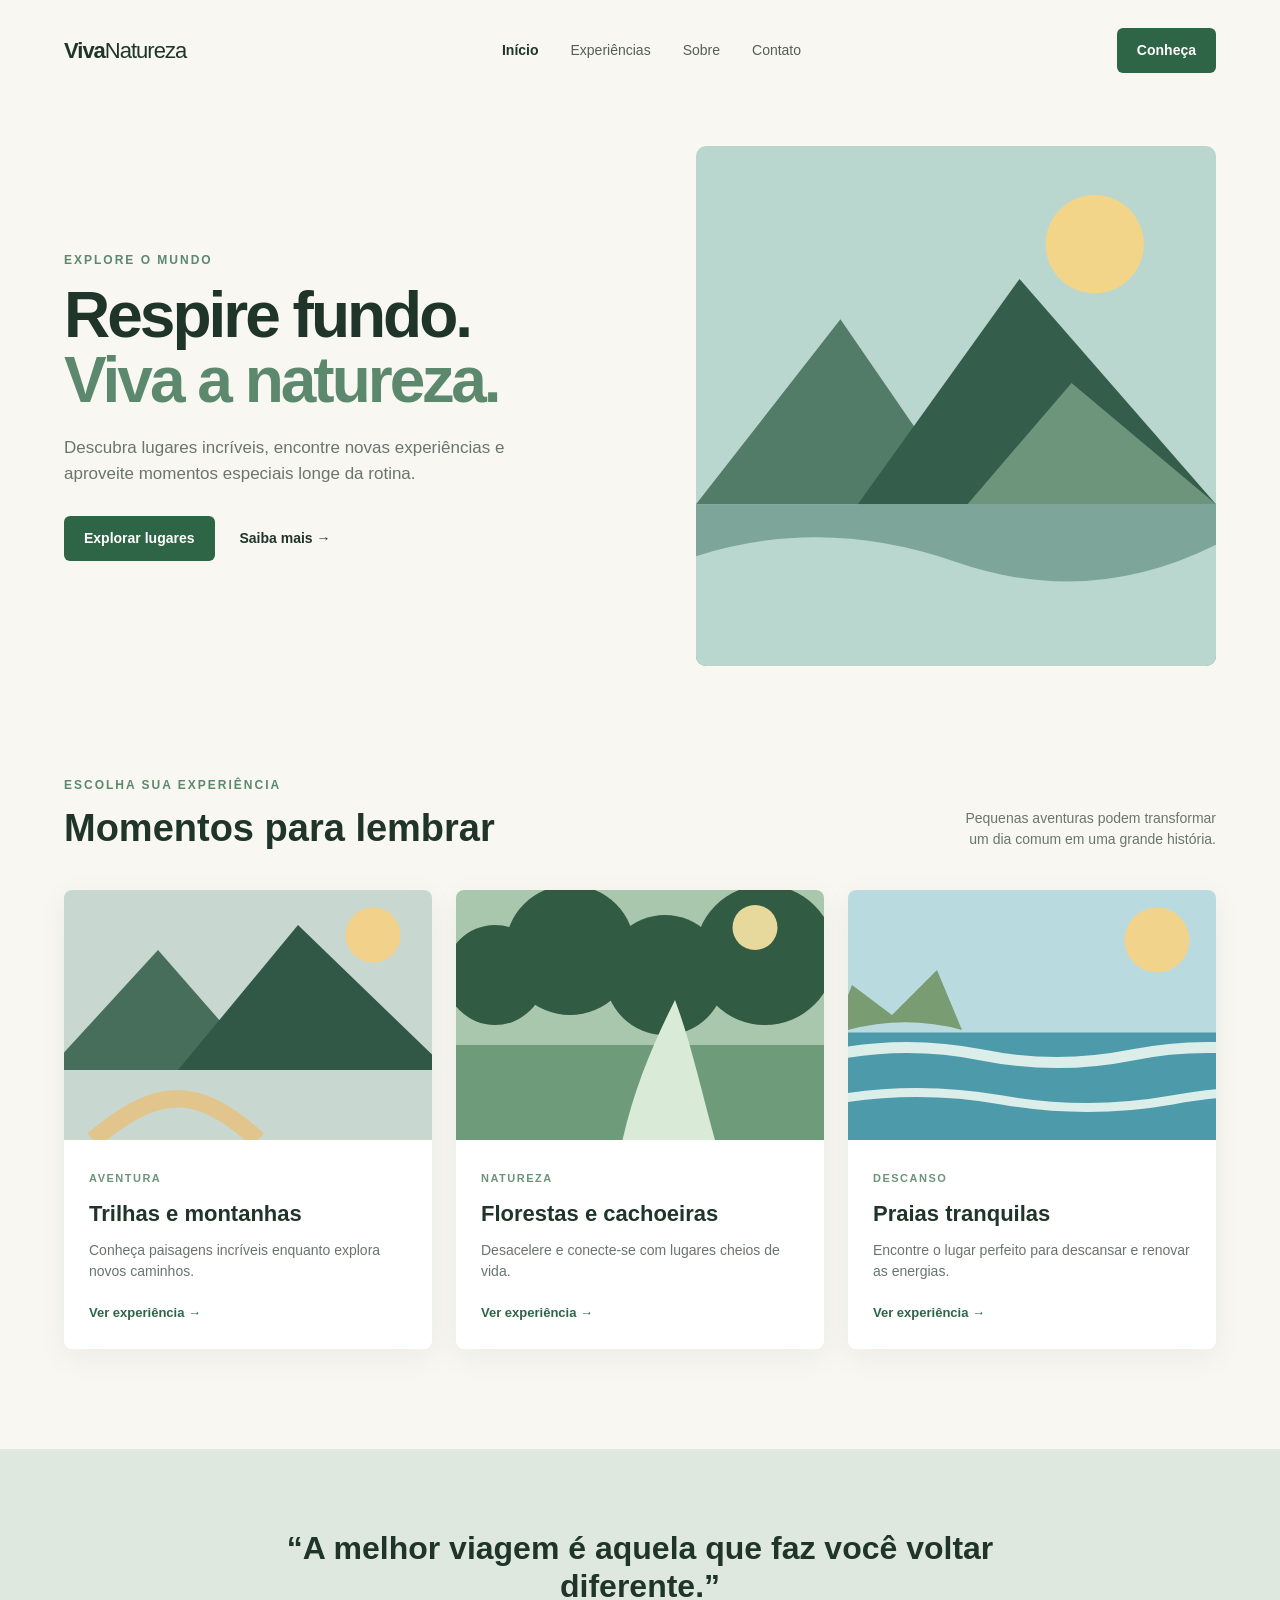
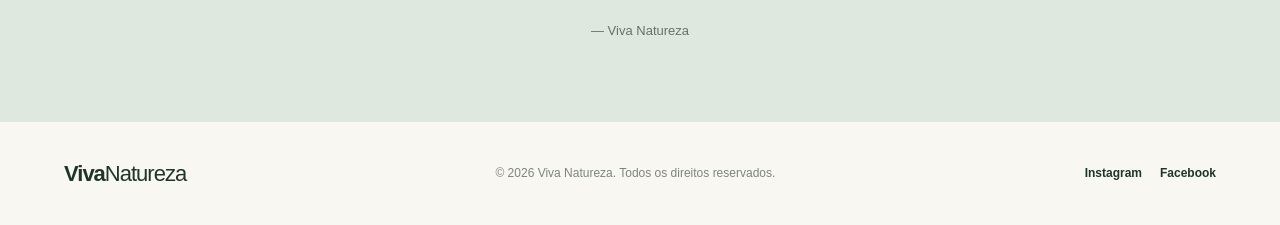
<file: index.html>
<!DOCTYPE html>
<html lang="pt-BR">
<head>
    <meta charset="UTF-8">
    <meta name="viewport" content="width=device-width, initial-scale=1.0">
    <title>Viva Natureza</title>
    <link rel="stylesheet" href="style.css">
</head>
<body>

<header class="header">
    <a href="index.html" class="logo">Viva<span>Natureza</span></a>

    <nav class="menu">
        <a href="index.html" class="active">Início</a>
        <a href="experiencias.html">Experiências</a>
        <a href="sobre.html">Sobre</a>
        <a href="contato.html">Contato</a>
    </nav>

    <a href="#experiencias" class="button">Conheça</a>
</header>

    <main>
        <section class="hero">
            <div class="hero-text">
                <p class="tag">EXPLORE O MUNDO</p>
                <h1>Respire fundo.<br><span>Viva a natureza.</span></h1>
                <p class="description">
                    Descubra lugares incríveis, encontre novas experiências
                    e aproveite momentos especiais longe da rotina.
                </p>

                <div class="hero-buttons">
                    <a href="#" class="button">Explorar lugares</a>
                    <a href="#" class="link-button">Saiba mais →</a>
                </div>
            </div>

            <div class="hero-image">
                <img src="images/hero.svg" alt="Paisagem de montanhas">
            </div>
        </section>

        <section class="experiences">
            <div class="section-heading">
                <div>
                    <p class="tag">ESCOLHA SUA EXPERIÊNCIA</p>
                    <h2>Momentos para lembrar</h2>
                </div>
                <p>Pequenas aventuras podem transformar<br>um dia comum em uma grande história.</p>
            </div>

            <div class="cards">
                <article class="card">
                    <img src="images/card-1.svg" alt="Trilha em uma montanha">
                    <div class="card-content">
                        <span>AVENTURA</span>
                        <h3>Trilhas e montanhas</h3>
                        <p>Conheça paisagens incríveis enquanto explora novos caminhos.</p>
                        <a href="#">Ver experiência →</a>
                    </div>
                </article>

                <article class="card">
                    <img src="images/card-2.svg" alt="Floresta verde">
                    <div class="card-content">
                        <span>NATUREZA</span>
                        <h3>Florestas e cachoeiras</h3>
                        <p>Desacelere e conecte-se com lugares cheios de vida.</p>
                        <a href="#">Ver experiência →</a>
                    </div>
                </article>

                <article class="card">
                    <img src="images/card-3.svg" alt="Praia e mar">
                    <div class="card-content">
                        <span>DESCANSO</span>
                        <h3>Praias tranquilas</h3>
                        <p>Encontre o lugar perfeito para descansar e renovar as energias.</p>
                        <a href="#">Ver experiência →</a>
                    </div>
                </article>
            </div>
        </section>

        <section class="quote">
            <p>“A melhor viagem é aquela que faz você voltar diferente.”</p>
            <span>— Viva Natureza</span>
        </section>
    </main>

    <footer class="footer">
        <div class="logo">Viva<span>Natureza</span></div>
        <p>© 2026 Viva Natureza. Todos os direitos reservados.</p>
        <div class="social">
            <a href="#">Instagram</a>
            <a href="#">Facebook</a>
        </div>
    </footer>

</body>
</html>
</file>
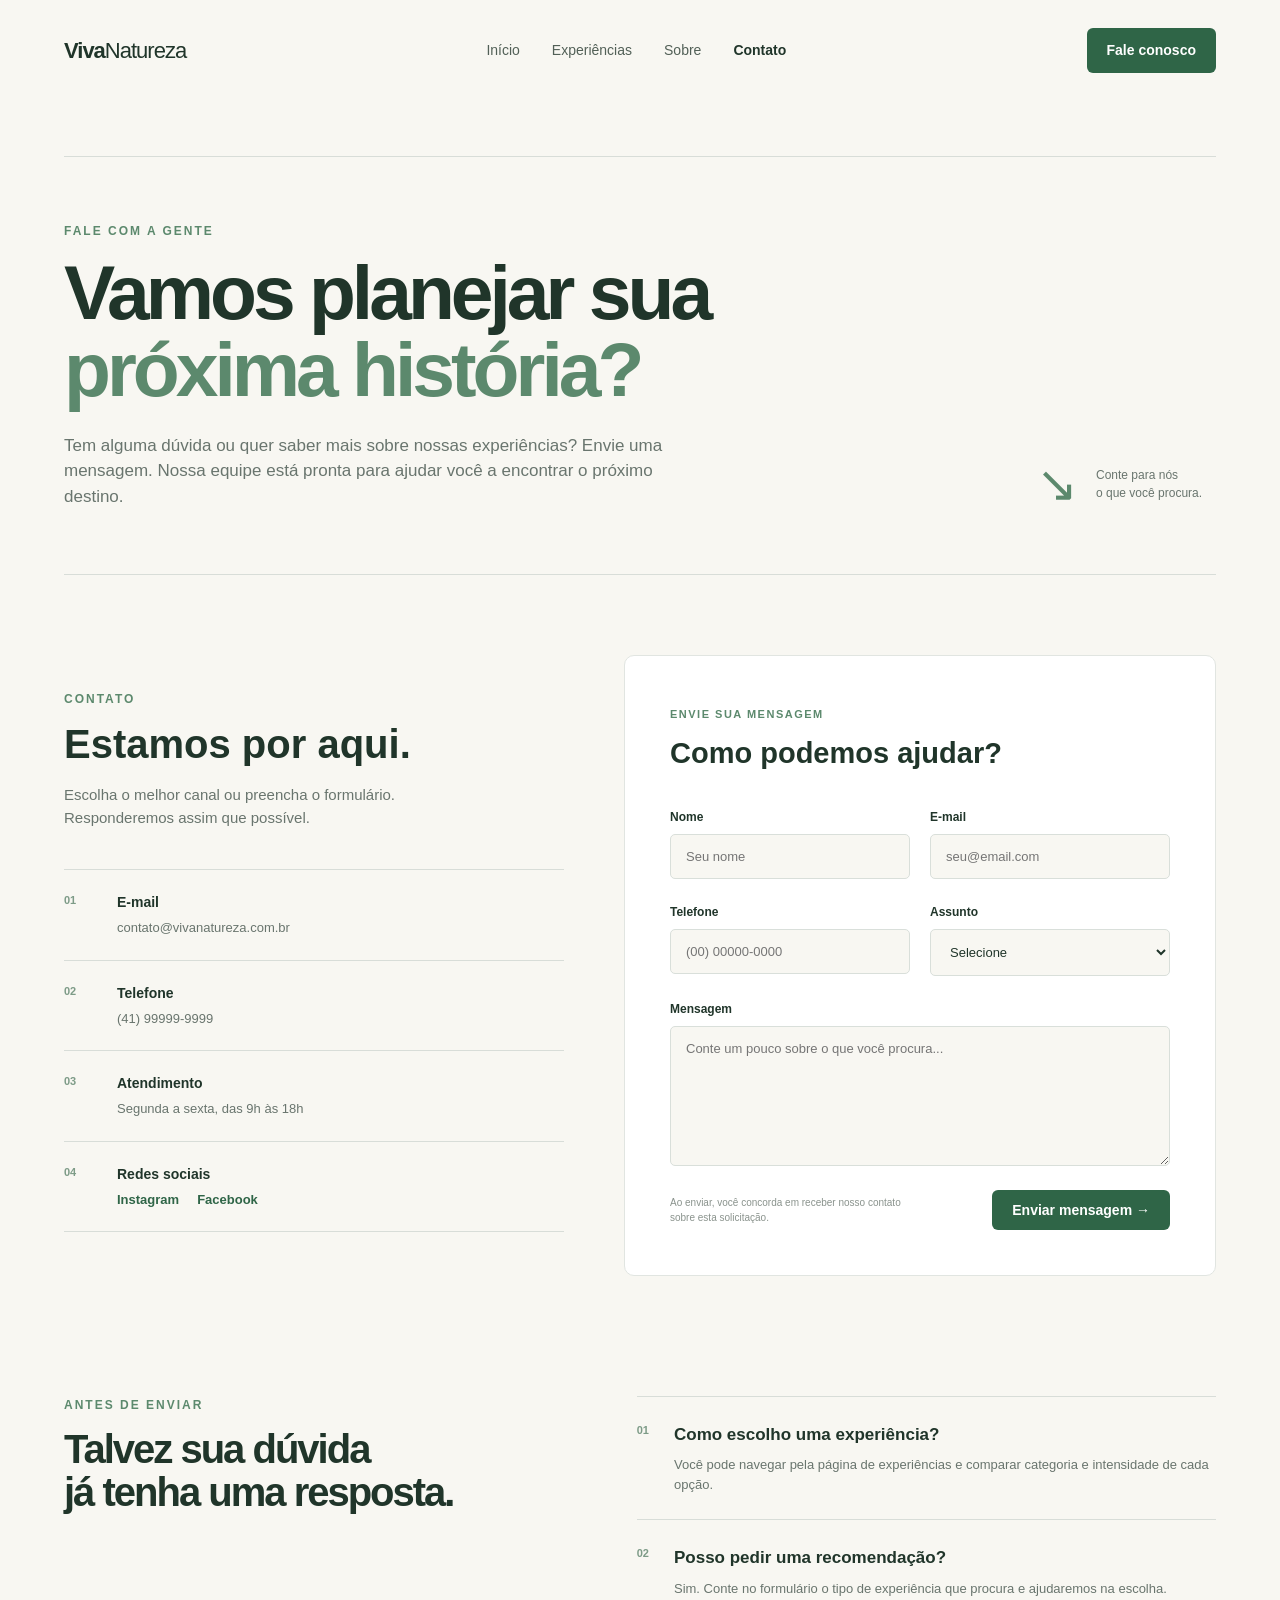
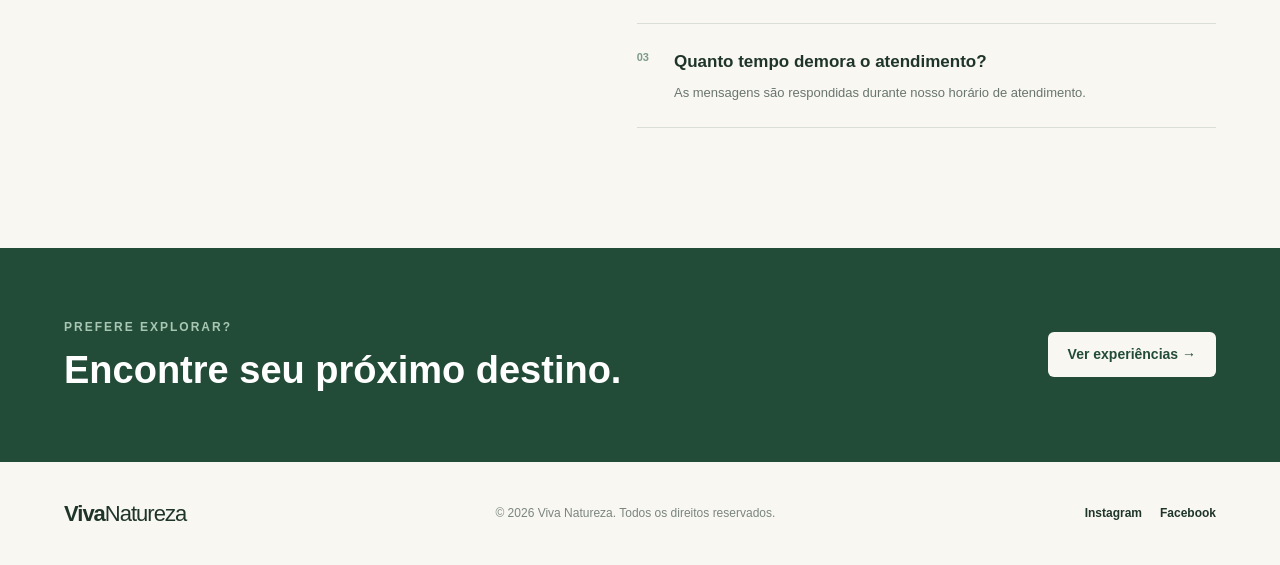
<file: contato.html>
<!DOCTYPE html>
<html lang="pt-BR">
<head>
    <meta charset="UTF-8">
    <meta name="viewport" content="width=device-width, initial-scale=1.0">
    <title>Contato | Viva Natureza</title>
    <link rel="stylesheet" href="style.css">
</head>
<body>

<header class="header">
    <a href="index.html" class="logo">Viva<span>Natureza</span></a>

    <nav class="menu">
        <a href="index.html">Início</a>
        <a href="experiencias.html">Experiências</a>
        <a href="sobre.html">Sobre</a>
        <a href="contato.html" class="active">Contato</a>
    </nav>

    <a href="#formulario" class="button">Fale conosco</a>
</header>

<main>

    <!-- HERO CONTATO -->
    <section class="contact-hero">
        <div class="contact-hero-text">
            <p class="tag">FALE COM A GENTE</p>
            <h1>Vamos planejar sua<br><span>próxima história?</span></h1>
            <p>
                Tem alguma dúvida ou quer saber mais sobre nossas experiências?
                Envie uma mensagem. Nossa equipe está pronta para ajudar você
                a encontrar o próximo destino.
            </p>
        </div>

        <div class="contact-hero-detail">
            <span>↘</span>
            <p>Conte para nós<br>o que você procura.</p>
        </div>
    </section>


    <!-- FORMULÁRIO + INFORMAÇÕES -->
    <section class="contact-main" id="formulario">

        <div class="contact-info">
            <p class="tag">CONTATO</p>
            <h2>Estamos por aqui.</h2>
            <p class="contact-description">
                Escolha o melhor canal ou preencha o formulário.
                Responderemos assim que possível.
            </p>

            <div class="contact-items">
                <div class="contact-item">
                    <span>01</span>
                    <div>
                        <strong>E-mail</strong>
                        <a href="mailto:contato@vivanatureza.com.br">
                            contato@vivanatureza.com.br
                        </a>
                    </div>
                </div>

                <div class="contact-item">
                    <span>02</span>
                    <div>
                        <strong>Telefone</strong>
                        <a href="tel:+5541999999999">
                            (41) 99999-9999
                        </a>
                    </div>
                </div>

                <div class="contact-item">
                    <span>03</span>
                    <div>
                        <strong>Atendimento</strong>
                        <p>Segunda a sexta, das 9h às 18h</p>
                    </div>
                </div>

                <div class="contact-item">
                    <span>04</span>
                    <div>
                        <strong>Redes sociais</strong>
                        <div class="contact-social">
                            <a href="#">Instagram</a>
                            <a href="#">Facebook</a>
                        </div>
                    </div>
                </div>
            </div>
        </div>


        <form class="contact-form">

            <div class="form-heading">
                <span>ENVIE SUA MENSAGEM</span>
                <h2>Como podemos ajudar?</h2>
            </div>

            <div class="form-row">
                <div class="form-group">
                    <label for="nome">Nome</label>
                    <input type="text" id="nome" name="nome"
                           placeholder="Seu nome">
                </div>

                <div class="form-group">
                    <label for="email">E-mail</label>
                    <input type="email" id="email" name="email"
                           placeholder="seu@email.com">
                </div>
            </div>

            <div class="form-row">
                <div class="form-group">
                    <label for="telefone">Telefone</label>
                    <input type="tel" id="telefone" name="telefone"
                           placeholder="(00) 00000-0000">
                </div>

                <div class="form-group">
                    <label for="assunto">Assunto</label>
                    <select id="assunto" name="assunto">
                        <option value="">Selecione</option>
                        <option>Quero conhecer uma experiência</option>
                        <option>Tenho uma dúvida</option>
                        <option>Quero uma recomendação</option>
                        <option>Outro assunto</option>
                    </select>
                </div>
            </div>

            <div class="form-group">
                <label for="mensagem">Mensagem</label>
                <textarea id="mensagem" name="mensagem"
                          placeholder="Conte um pouco sobre o que você procura..."></textarea>
            </div>

            <div class="form-footer">
                <p>
                    Ao enviar, você concorda em receber nosso contato
                    sobre esta solicitação.
                </p>

                <button type="submit" class="button">
                    Enviar mensagem →
                </button>
            </div>

        </form>

    </section>


    <!-- ATENDIMENTO -->
    <section class="contact-support">

        <div class="support-heading">
            <p class="tag">ANTES DE ENVIAR</p>
            <h2>Talvez sua dúvida<br>já tenha uma resposta.</h2>
        </div>

        <div class="support-list">

            <article class="support-item">
                <span>01</span>
                <div>
                    <h3>Como escolho uma experiência?</h3>
                    <p>
                        Você pode navegar pela página de experiências
                        e comparar categoria e intensidade de cada opção.
                    </p>
                </div>
            </article>

            <article class="support-item">
                <span>02</span>
                <div>
                    <h3>Posso pedir uma recomendação?</h3>
                    <p>
                        Sim. Conte no formulário o tipo de experiência
                        que procura e ajudaremos na escolha.
                    </p>
                </div>
            </article>

            <article class="support-item">
                <span>03</span>
                <div>
                    <h3>Quanto tempo demora o atendimento?</h3>
                    <p>
                        As mensagens são respondidas durante nosso
                        horário de atendimento.
                    </p>
                </div>
            </article>

        </div>
    </section>


    <!-- CTA -->
    <section class="contact-cta">
        <div>
            <p class="tag">PREFERE EXPLORAR?</p>
            <h2>Encontre seu próximo destino.</h2>
        </div>

        <a href="experiencias.html" class="button light-button">
            Ver experiências →
        </a>
    </section>

</main>


<footer class="footer">
    <a href="index.html" class="logo">Viva<span>Natureza</span></a>

    <p>© 2026 Viva Natureza. Todos os direitos reservados.</p>

    <div class="social">
        <a href="#">Instagram</a>
        <a href="#">Facebook</a>
    </div>
</footer>

</body>
</html>
</file>
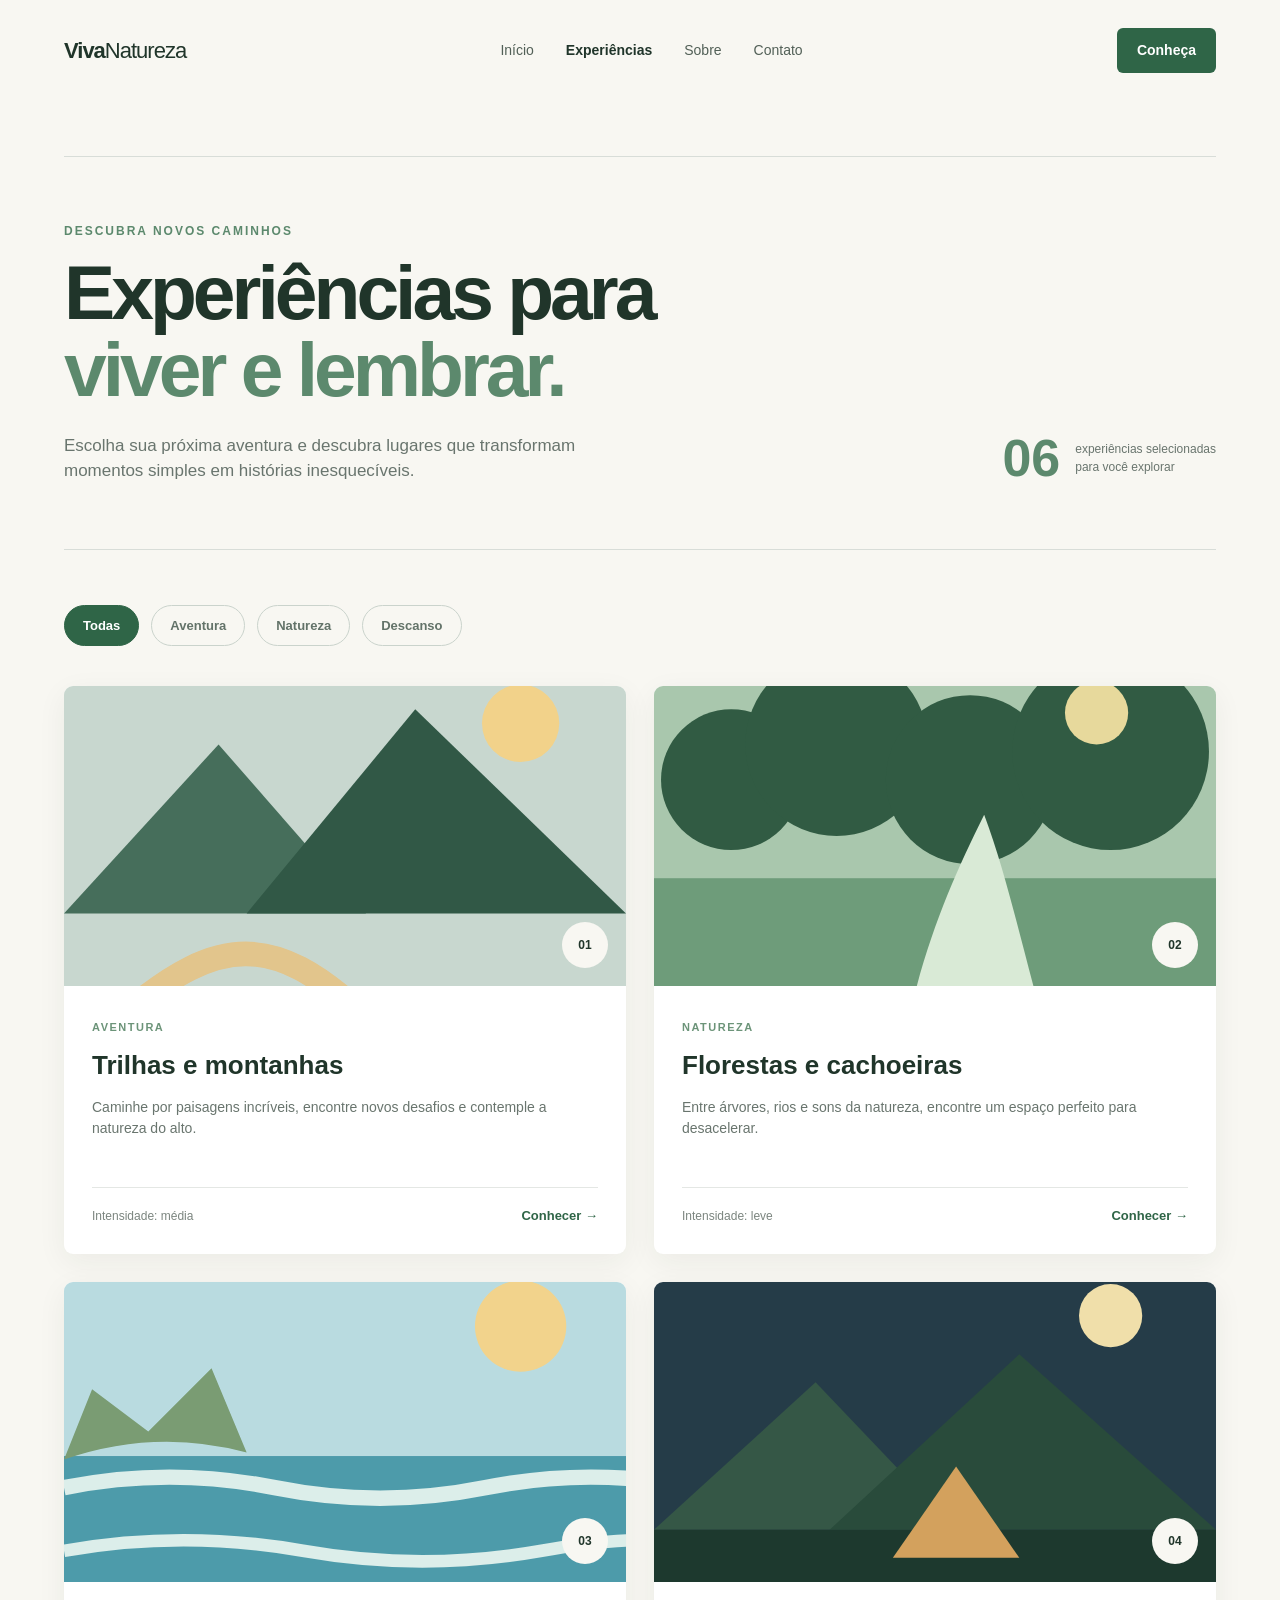
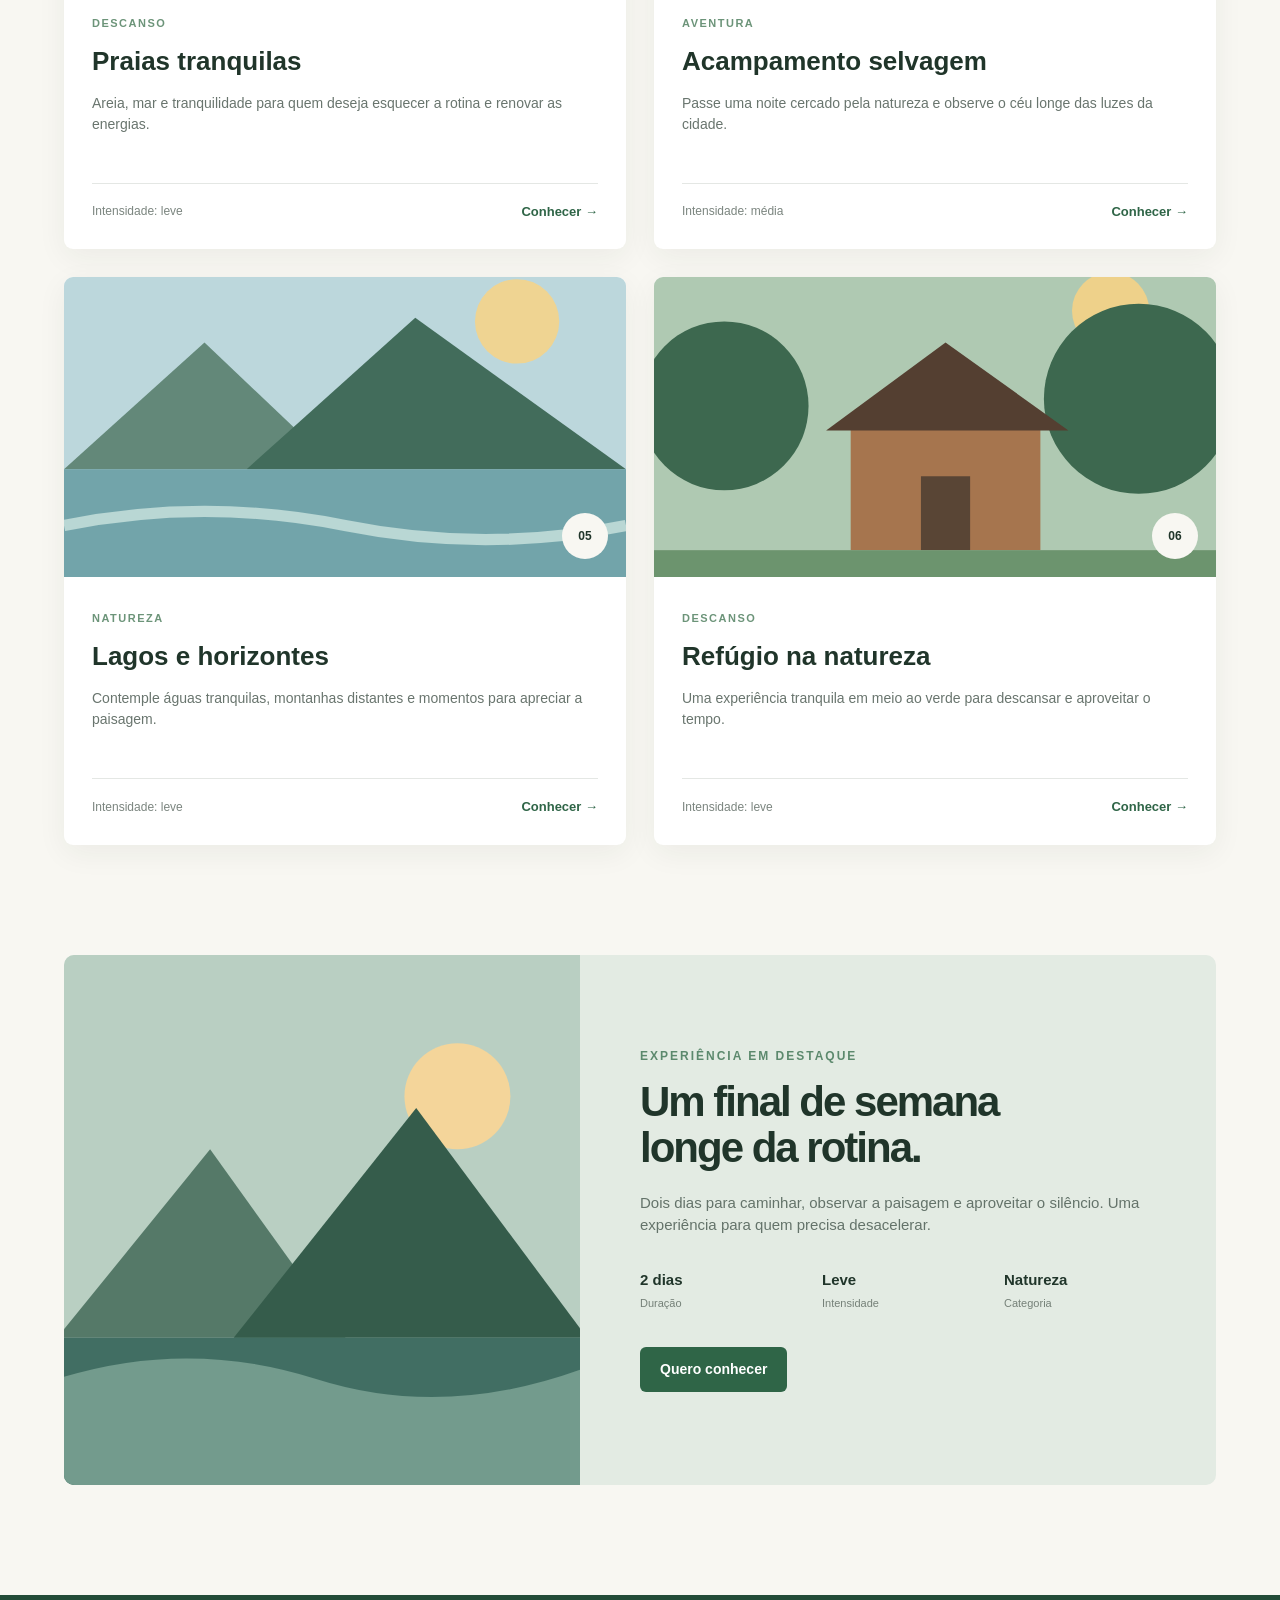
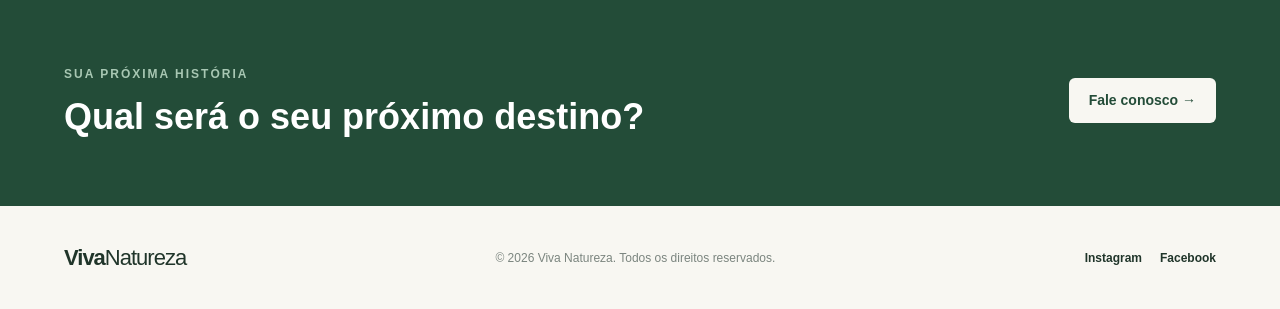
<file: correcao.html>
<!DOCTYPE html>
<html lang="pt-BR">

<head>
    <meta charset="UTF-8">
    <meta name="viewport" content="width=device-width, initial-scale=1.0">
    <title>Experiências | Viva Natureza</title>
    <link rel="stylesheet" href="style.css">
</head>

<body>
    <header class="header">
        <a href="index.html" class="logo">Viva<span>Natureza</span></a>
        <nav class="menu">
            <a href="index.html">Início</a>
            <a href="experiencias.html" class="active">Experiências</a>
            <a href="sobre.html">Sobre</a>
            <a href="contato.html">Contato</a>
        </nav>
        <a href="#experiencias" class="button">Conheça</a>
    </header>

    <main>
        <section class="page-hero">
            <div class="page-hero-content">
                <p class="tag">DESCUBRA NOVOS CAMINHOS</p>
                <h1>Experiências para<br><span>viver e lembrar.</span></h1>
                <p>Escolha sua próxima aventura e descubra lugares que transformam momentos simples em histórias
                    inesquecíveis.</p>
            </div>
            <div class="page-hero-info">
                <span>06</span>
                <p>experiências selecionadas<br>para você explorar</p>
            </div>
        </section>

        <section class="filters">
            <a href="#" class="filter active-filter">Todas</a>
            <a href="#" class="filter">Aventura</a>
            <a href="#" class="filter">Natureza</a>
            <a href="#" class="filter">Descanso</a>
        </section>

        <section class="experience-list" id="experiencias">
            <article class="experience-card">
                <div class="experience-image">
                    <img src="images/card-1.svg" alt="Trilha entre montanhas">
                    <span class="experience-number">01</span>
                </div>
                <div class="experience-content">
                    <span class="experience-category">AVENTURA</span>
                    <h2>Trilhas e montanhas</h2>
                    <p>
                        Caminhe por paisagens incríveis, encontre novos desafios e contemple a natureza do alto.
                    </p>
                    <div class="experience-footer">
                        <span>Intensidade: média</span>
                        <a href="#">Conhecer →</a>
                    </div>
                </div>
            </article>
            
            <article class="experience-card">
                <div class="experience-image">
                    <img src="images/card-2.svg" alt="Floresta verde">
                    <span class="experience-number">02</span>
                </div>
                <div class="experience-content"><span class="experience-category">NATUREZA</span>
                    <h2>Florestas e cachoeiras</h2>
                    <p>Entre árvores, rios e sons da natureza, encontre um espaço perfeito para desacelerar.</p>
                    <div class="experience-footer"><span>Intensidade: leve</span><a href="#">Conhecer →</a></div>
                </div>
            </article>

            <article class="experience-card">
                <div class="experience-image">
                    <img src="images/card-3.svg" alt="Praia tranquila">
                    <span class="experience-number">03</span>
                </div>
                <div class="experience-content">
                    <span class="experience-category">DESCANSO</span>
                    <h2>Praias tranquilas</h2>
                    <p>Areia, mar e tranquilidade para quem deseja esquecer a rotina e renovar as energias.</p>
                    <div class="experience-footer">
                        <span>Intensidade: leve</span>
                        <a href="#">Conhecer →</a>
                    </div>
                </div>
            </article>

            <article class="experience-card">
                <div class="experience-image">
                    <img src="images/card-4.svg" alt="Acampamento">
                    <span class="experience-number">04</span>
                </div>
                <div class="experience-content">
                    <span class="experience-category">AVENTURA</span>
                    <h2>Acampamento selvagem</h2>
                    <p>Passe uma noite cercado pela natureza e observe o céu longe das luzes da cidade.</p>
                    <div class="experience-footer">
                        <span>Intensidade: média</span>
                        <a href="#">Conhecer →</a>
                    </div>
                </div>
            </article>

            <article class="experience-card">
                <div class="experience-image">
                    <img src="images/card-5.svg" alt="Lago">
                    <span class="experience-number">05</span>
                </div>
                <div class="experience-content">
                    <span class="experience-category">NATUREZA</span>
                    <h2>Lagos e horizontes</h2>
                    <p>Contemple águas tranquilas, montanhas distantes e momentos para apreciar a paisagem.</p>
                    <div class="experience-footer">
                        <span>Intensidade: leve</span>
                        <a href="#">Conhecer →</a>
                    </div>
                </div>
            </article>

            <article class="experience-card">
                <div class="experience-image">
                    <img src="images/card-6.svg" alt="Cabana">
                    <span class="experience-number">06</span>
                </div>
                <div class="experience-content">
                    <span class="experience-category">DESCANSO</span>
                    <h2>Refúgio na natureza</h2>
                    <p>Uma experiência tranquila em meio ao verde para descansar e aproveitar o tempo.</p>
                    <div class="experience-footer">
                        <span>Intensidade: leve</span>
                        <a href="#">Conhecer →</a>
                    </div>
                </div>
            </article>
        </section>

        <section class="featured-experience">
            <div class="featured-image">
                <img src="images/featured.svg" alt="Paisagem ao pôr do sol">
            </div>
            <div class="featured-content">
                <p class="tag">EXPERIÊNCIA EM DESTAQUE</p>
                <h2>
                    Um final de semana<br>
                    longe da rotina.
                </h2>
                <p>Dois dias para caminhar, observar a paisagem e aproveitar o silêncio. Uma experiência para quem precisa desacelerar.</p>
                <div class="featured-details">
                    <div><strong>2 dias</strong><span>Duração</span></div>
                    <div><strong>Leve</strong><span>Intensidade</span></div>
                    <div><strong>Natureza</strong><span>Categoria</span></div>
                </div>
                <a href="#" class="button">Quero conhecer</a>
            </div>
        </section>

        <section class="experience-cta">
            <div>
                <p class="tag">SUA PRÓXIMA HISTÓRIA</p>
                <h2>Qual será o seu próximo destino?</h2>
            </div>
            <a href="#" class="button light-button">Fale conosco →</a>
        </section>
    </main>

    <footer class="footer">
        <a href="index.html" class="logo">Viva<span>Natureza</span></a>
        <p>© 2026 Viva Natureza. Todos os direitos reservados.</p>
        <div class="social"><a href="#">Instagram</a><a href="#">Facebook</a></div>
    </footer>
</body>

</html>
</file>
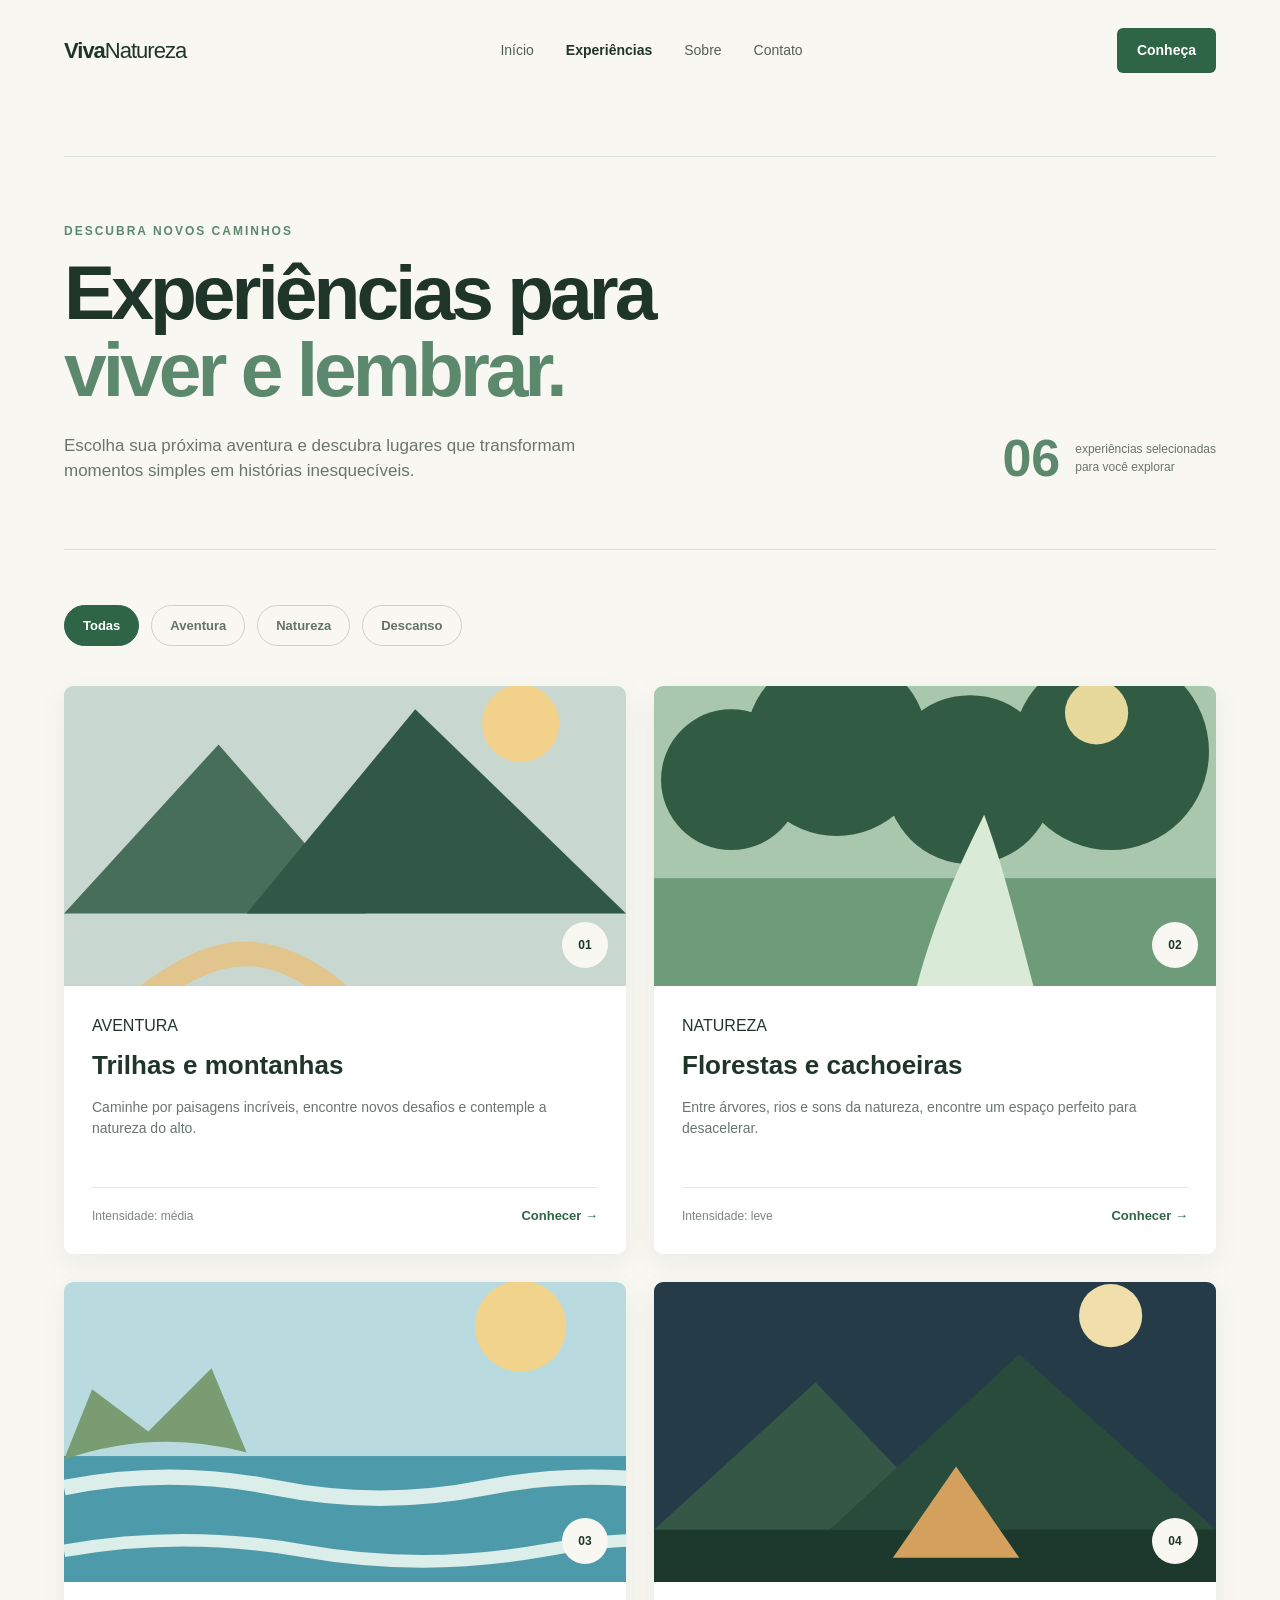
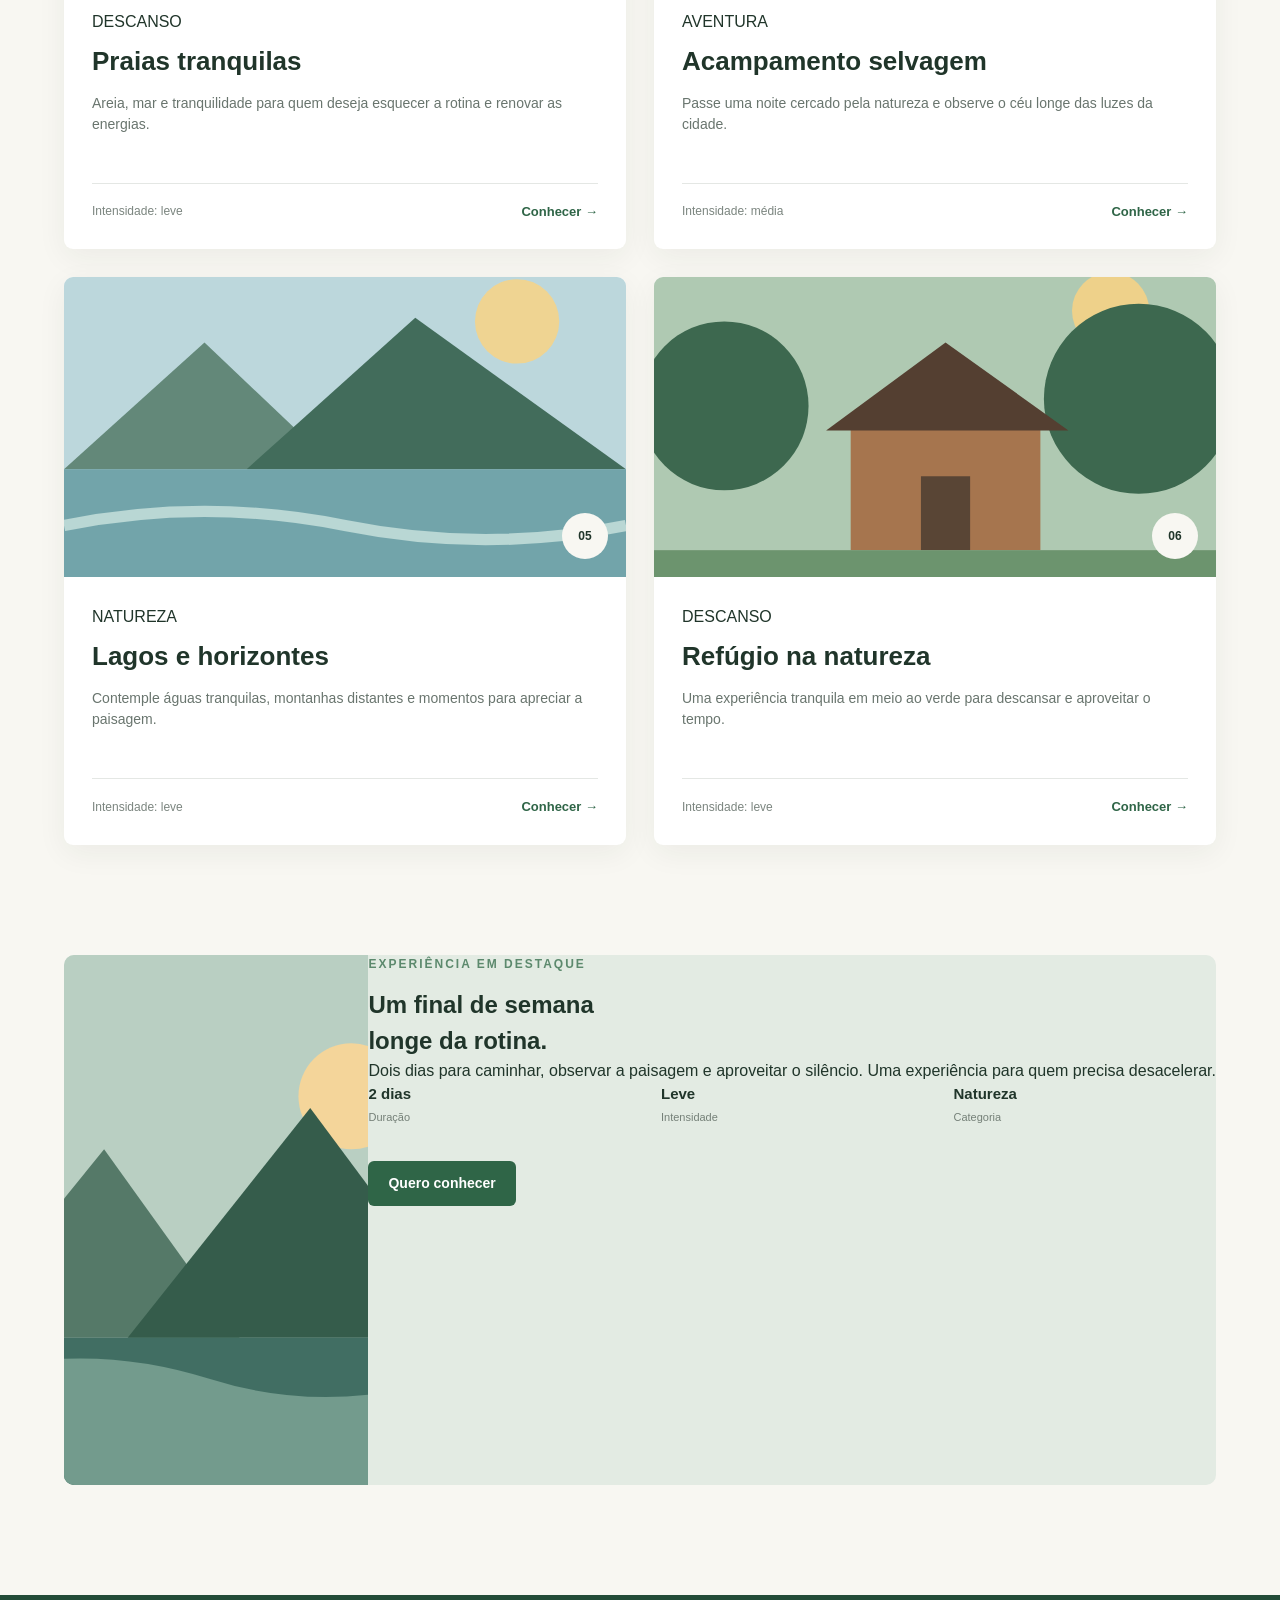
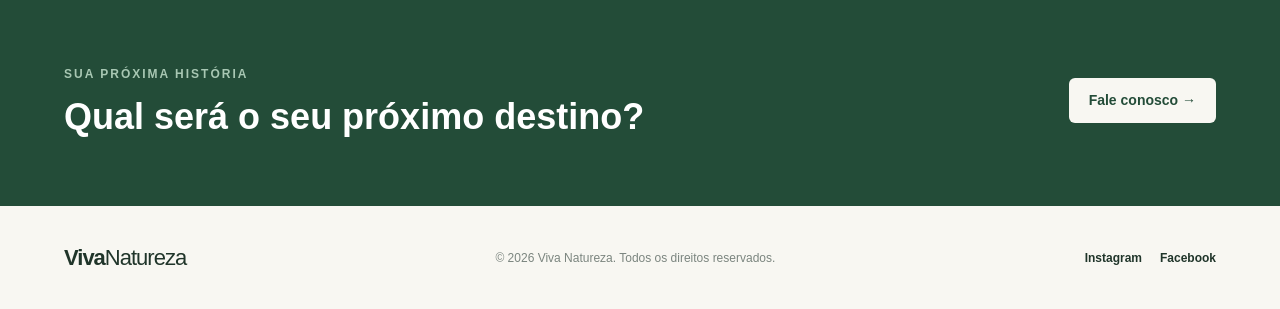
<file: experiencias.html>
<!DOCTYPE html>
<html lang="pt-BR">

<head>
    <meta charset="UTF-8">
    <meta name="viewport" content="width=device-width, initial-scale=1.0">
    <title>Experiências | Viva Natureza</title>
    <link rel="stylesheet" href="style.css">
</head>

<body>
    <header class="header">
        <a href="correcao.html" class="logo">Viva<span>Natureza</span></a>

        <nav class="menu">
            <a href="correcao.html">Início</a>
            <a href="experiencias.html" class="active">Experiências</a>
            <a href="sobre.html">Sobre</a>
            <a href="contato.html">Contato</a>
        </nav>

        <a href="#experiencias" class="button">Conheça</a>
    </header>

    <main>
        <section class="page-hero">
            <div class="page-hero-content">
                <p class="tag">DESCUBRA NOVOS CAMINHOS</p>
                <h1>
                    Experiências para<br>
                    <span>viver e lembrar.</span>
                </h1>
                <p>Escolha sua próxima aventura e descubra lugares que transformam momentos simples em histórias inesquecíveis.</p>
            </div>
            <div class="page-hero-info">
                <span>06</span>
                <p>
                    experiências selecionadas<br>
                    para você explorar
                </p>
            </div>
        </section>

        <section class="filters">
            <a href="#" class="filter active-filter">Todas</a>
            <a href="#" class="filter">Aventura</a>
            <a href="#" class="filter">Natureza</a>
            <a href="#" class="filter">Descanso</a>
        </section>

        <section class="experience-list" id="experiencias">
            <article class="experience-card">
                <div class="experience-image">
                    <img src="images/card-1.svg" alt="Trilha entre montanhas">
                    <span class="experience-number">01</span>
                </div>
                <div class="experience-content">
                    <span>AVENTURA</span>
                    <h2>Trilhas e montanhas</h2>
                    <p>Caminhe por paisagens incríveis, encontre novos desafios e contemple a natureza do alto.</p>
                    <div class="experience-footer">
                        <span>Intensidade: média</span>
                        <a href="#">Conhecer →</a>
                    </div>
                </div>
            </article>

            <!-- card 2 -->
            <article class="experience-card">
                <div class="experience-image">
                    <img src="images/card-2.svg" alt="Floresta verde">
                    <span class="experience-number">02</span>
                </div>
                <div class="experience-content">
                    <span>NATUREZA</span>
                    <h2>Florestas e cachoeiras</h2>
                    <p>Entre árvores, rios e sons da natureza, encontre um espaço perfeito para desacelerar.</p>
                    <div class="experience-footer">
                        <span>Intensidade: leve</span>
                        <a href="#">Conhecer →</a>
                    </div>
                </div>
            </article>

            <!-- card 3 -->
            <article class="experience-card">
                <div class="experience-image">
                    <img src="images/card-3.svg" alt="Praia tranquila">
                    <span class="experience-number">03</span>
                </div>
                <div class="experience-content">
                    <span>DESCANSO</span>
                    <h2>Praias tranquilas</h2>
                    <p>Areia, mar e tranquilidade para quem deseja esquecer a rotina e renovar as energias.</p>
                    <div class="experience-footer">
                        <span>Intensidade: leve</span>
                        <a href="#">Conhecer →</a>
                    </div>
                </div>
            </article>

            <!-- card 4 -->
            <article class="experience-card">
                <div class="experience-image">
                    <img src="images/card-4.svg" alt="Acampamento">
                    <span class="experience-number">04</span>
                </div>
                <div class="experience-content">
                    <span>AVENTURA</span>
                    <h2>Acampamento selvagem</h2>
                    <p>Passe uma noite cercado pela natureza e observe o céu longe das luzes da cidade.</p>
                    <div class="experience-footer">
                        <span>Intensidade: média</span>
                        <a href="#">Conhecer →</a>
                    </div>
                </div>
            </article>

            <!-- card 5 -->
            <article class="experience-card">
                <div class="experience-image">
                    <img src="images/card-5.svg" alt="Lago">
                    <span class="experience-number">05</span>
                </div>
                <div class="experience-content">
                    <span>NATUREZA</span>
                    <h2>Lagos e horizontes</h2>
                    <p>Contemple águas tranquilas, montanhas distantes e momentos para apreciar a paisagem.</p>
                    <div class="experience-footer">
                        <span>Intensidade: leve</span>
                        <a href="#">Conhecer →</a>
                    </div>
                </div>
            </article>

            <!-- card 6 -->
            <article class="experience-card">
                <div class="experience-image">
                    <img src="images/card-6.svg" alt="Cabana">
                    <span class="experience-number">06</span>
                </div>
                <div class="experience-content">
                    <span>DESCANSO</span>
                    <h2>Refúgio na natureza</h2>
                    <p>Uma experiência tranquila em meio ao verde para descansar e aproveitar o tempo.</p>
                    <div class="experience-footer">
                        <span>Intensidade: leve</span>
                        <a href="#">Conhecer →</a>
                    </div>
                </div>
            </article>
        </section>

        <section class="featured-experience">
            <div class="featured-image">
                <img src="images/featured.svg" alt="Paisagem ao pôr do sol">
            </div>
            <div class="fetured-content">
                <p class="tag">EXPERIÊNCIA EM DESTAQUE</p>
                <h2>
                    Um final de semana<br>
                    longe da rotina.
                </h2>
                <p>Dois dias para caminhar, observar a paisagem e aproveitar o silêncio. Uma experiência para quem precisa desacelerar.</p>
                <div class="featured-details">
                    <div>
                        <strong>2 dias</strong>
                        <span>Duração</span>
                    </div>
                    <div>
                        <strong>Leve</strong>
                        <span>Intensidade</span>
                    </div>
                    <div>
                        <strong>Natureza</strong>
                        <span>Categoria</span>
                    </div>
                </div>
                <a href="#" class="button">Quero conhecer</a>
            </div>
        </section>

        <section class="experience-cta">
            <div>
                <p class="tag">SUA PRÓXIMA HISTÓRIA</p>
                <h2>Qual será o seu próximo destino?</h2>
            </div>
            <a href="#" class="button light-button">Fale conosco →</a>
        </section>
    </main>

    <footer class="footer">
        <a href="correcao.html" class="logo">Viva<span>Natureza</span></a>
        <p>© 2026 Viva Natureza. Todos os direitos reservados.</p>
        <div class="social">
            <a href="#">Instagram</a>
            <a href="#">Facebook</a>
        </div>
    </footer>
</body>

</html>
</file>
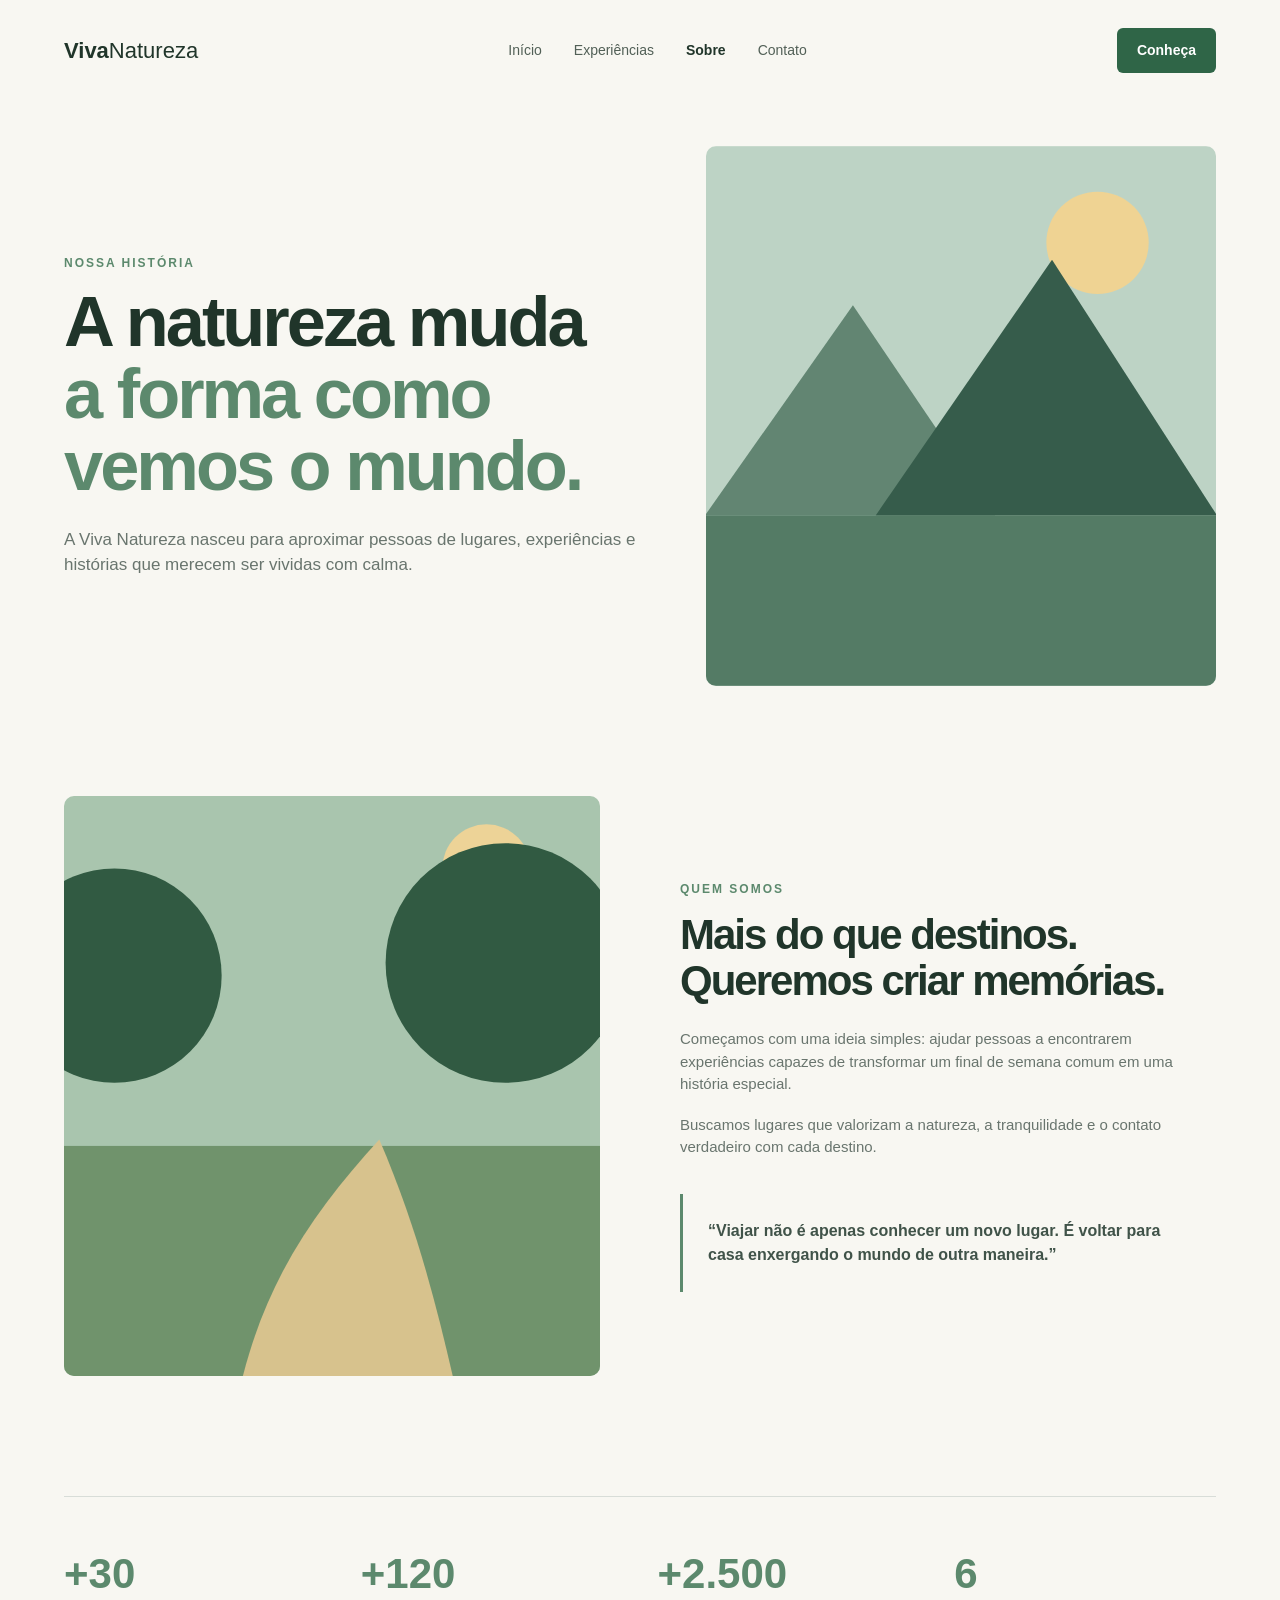
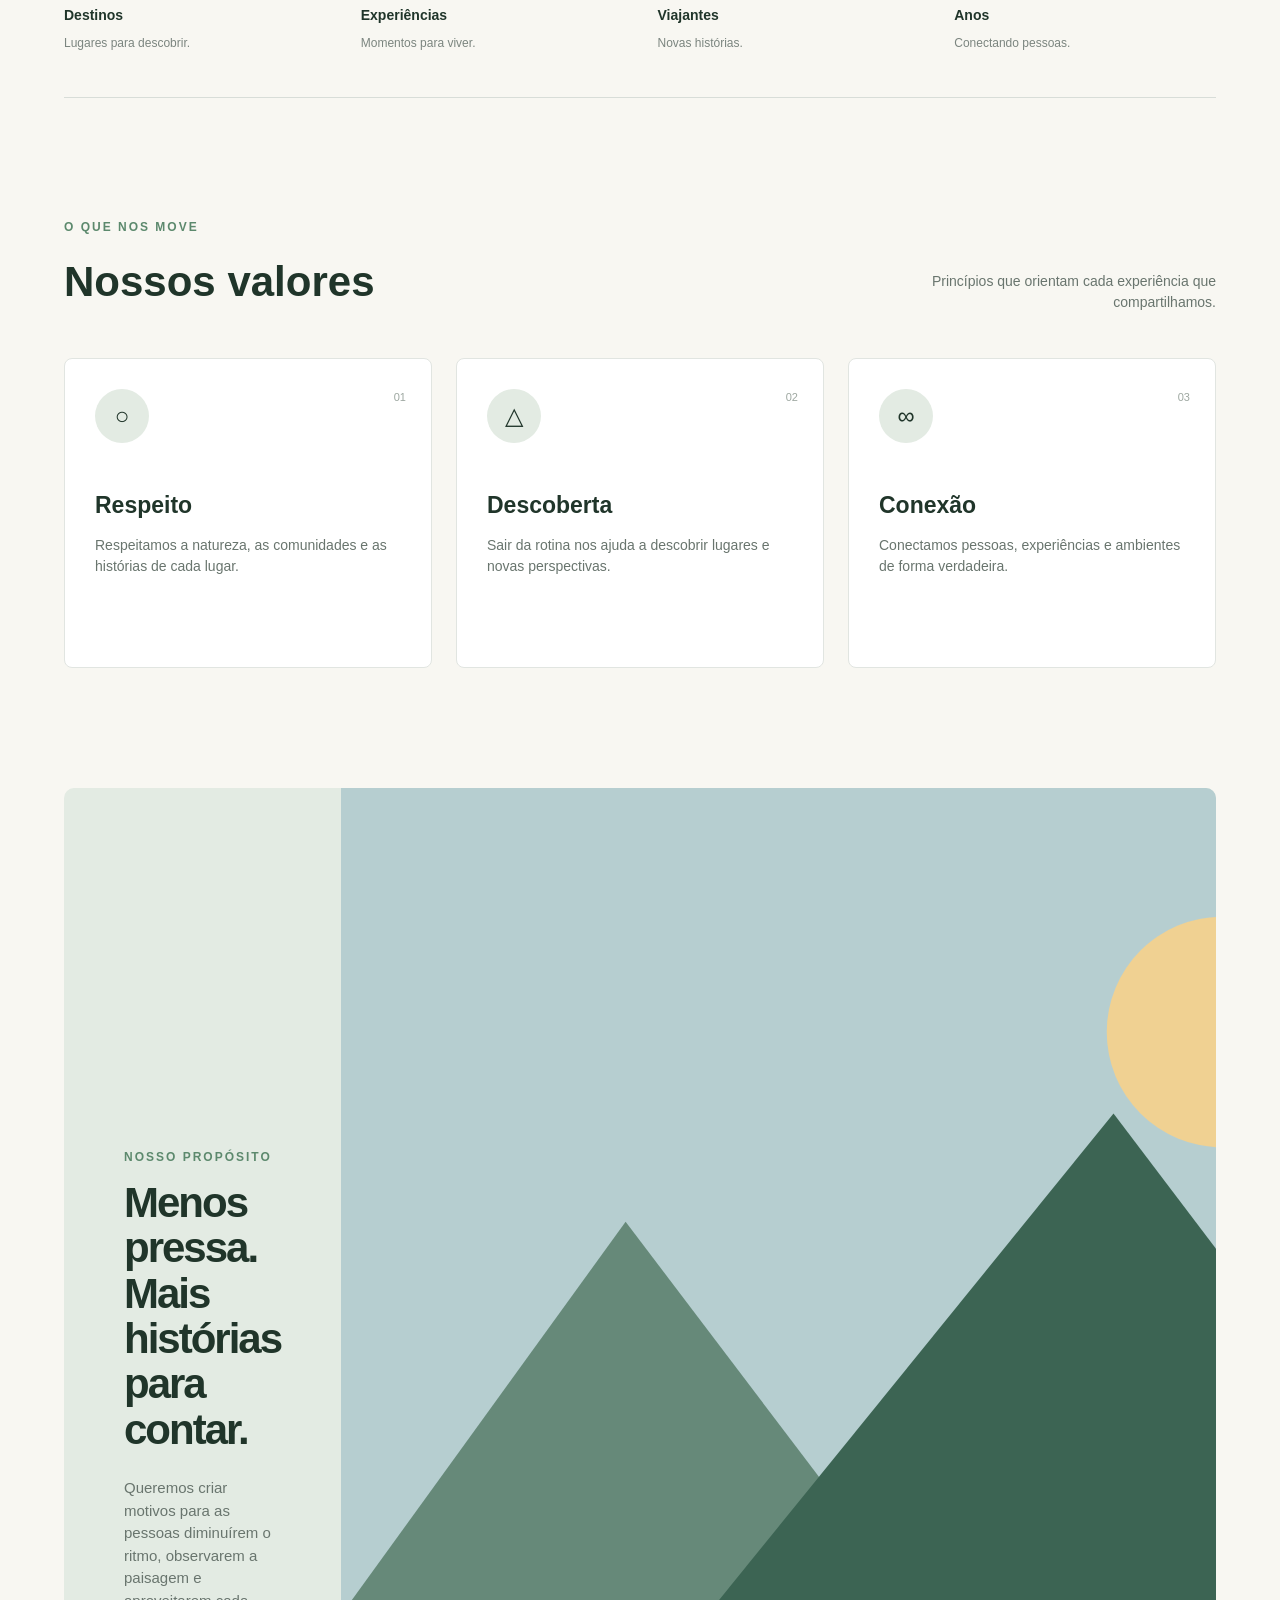
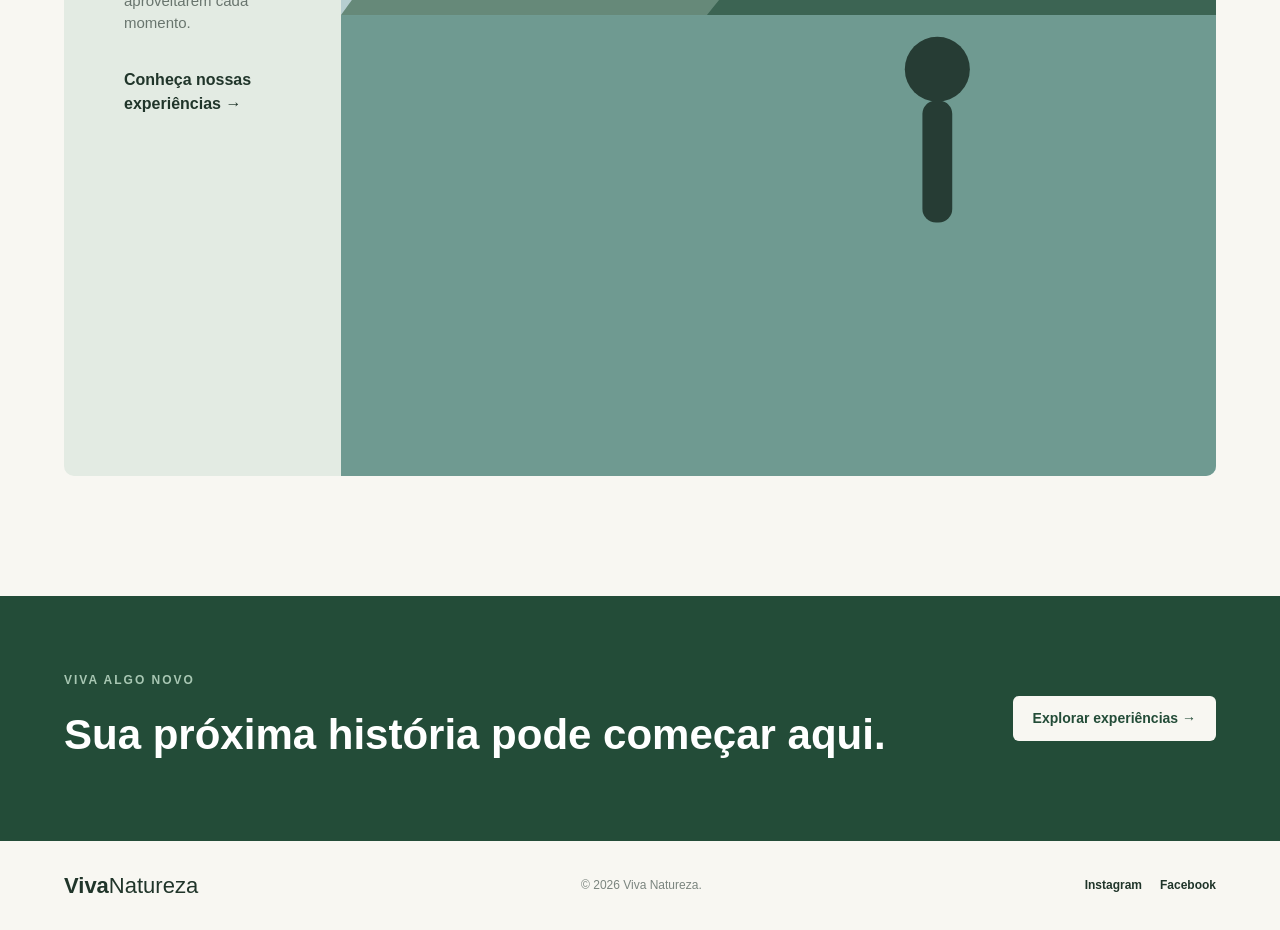
<file: sobre.html>
<!DOCTYPE html>
<html lang="pt-BR">

<head>
    <meta charset="UTF-8">
    <meta name="viewport" content="width=device-width,initial-scale=1.0">
    <title>Sobre | Viva Natureza</title>
    <link rel="stylesheet" href="sobre.css">
</head>

<body>
    <header class="header">
        <a href="index.html" class="logo">Viva<span>Natureza</span></a>
        <nav class="menu">
            <a href="index.html">Início</a>
            <a href="experiencias.html">Experiências</a>
            <a href="sobre.html" class="active">Sobre</a>
            <a href="contato.html">Contato</a>
        </nav>
        <a href="experiencias.html" class="button">Conheça</a>
    </header>
    <main>
        <section class="about-hero">
            <div>
                <p class="tag">NOSSA HISTÓRIA</p>
                <h1>A natureza muda<br><span>a forma como vemos o mundo.</span></h1>
                <p>A Viva Natureza nasceu para aproximar pessoas de lugares, experiências e histórias que merecem ser
                    vividas com calma.</p>
            </div><img src="images/about-hero.svg" alt="Paisagem natural">
        </section>
        <section class="about-story"><img src="images/about-story.svg" alt="Caminho na natureza">
            <div>
                <p class="tag">QUEM SOMOS</p>
                <h2>Mais do que destinos.<br>Queremos criar memórias.</h2>
                <p>Começamos com uma ideia simples: ajudar pessoas a encontrarem experiências capazes de transformar um
                    final de semana comum em uma história especial.</p>
                <p>Buscamos lugares que valorizam a natureza, a tranquilidade e o contato verdadeiro com cada destino.
                </p>
                <blockquote>“Viajar não é apenas conhecer um novo lugar. É voltar para casa enxergando o mundo de outra
                    maneira.”</blockquote>
            </div>
        </section>
        <section class="numbers">
            <div><strong>+30</strong><b>Destinos</b><span>Lugares para descobrir.</span></div>
            <div><strong>+120</strong><b>Experiências</b><span>Momentos para viver.</span></div>
            <div><strong>+2.500</strong><b>Viajantes</b><span>Novas histórias.</span></div>
            <div><strong>6</strong><b>Anos</b><span>Conectando pessoas.</span></div>
        </section>
        <section class="values">
            <div class="section-title">
                <div>
                    <p class="tag">O QUE NOS MOVE</p>
                    <h2>Nossos valores</h2>
                </div>
                <p>Princípios que orientam cada experiência que compartilhamos.</p>
            </div>
            <div class="value-cards">
                <article><i>01</i><em>○</em>
                    <h3>Respeito</h3>
                    <p>Respeitamos a natureza, as comunidades e as histórias de cada lugar.</p>
                </article>
                <article><i>02</i><em>△</em>
                    <h3>Descoberta</h3>
                    <p>Sair da rotina nos ajuda a descobrir lugares e novas perspectivas.</p>
                </article>
                <article><i>03</i><em>∞</em>
                    <h3>Conexão</h3>
                    <p>Conectamos pessoas, experiências e ambientes de forma verdadeira.</p>
                </article>
            </div>
        </section>
        <section class="purpose">
            <div>
                <p class="tag">NOSSO PROPÓSITO</p>
                <h2>Menos pressa.<br>Mais histórias para contar.</h2>
                <p>Queremos criar motivos para as pessoas diminuírem o ritmo, observarem a paisagem e aproveitarem cada
                    momento.</p><a href="experiencias.html">Conheça nossas experiências →</a>
            </div><img src="images/about-purpose.svg" alt="Pessoa observando paisagem">
        </section>
        <section class="about-cta">
            <div>
                <p class="tag">VIVA ALGO NOVO</p>
                <h2>Sua próxima história pode começar aqui.</h2>
            </div><a class="button light-button" href="experiencias.html">Explorar experiências →</a>
        </section>
    </main>
    <footer class="footer"><a href="index.html" class="logo">Viva<span>Natureza</span></a>
        <p>© 2026 Viva Natureza.</p>
        <div class="social"><a href="#">Instagram</a><a href="#">Facebook</a></div>
    </footer>
</body>

</html>
</file>
<file: style.css>
* {
    margin: 0;
    padding: 0;
    box-sizing: border-box;
}

body {
    font-family: Arial, Helvetica, sans-serif;
    color: #20352a;
    background: #f8f7f2;
    line-height: 1.5;
}

a {
    color: inherit;
    text-decoration: none;
}

img {
    display: block;
    width: 100%;
}

/* CABEÇALHO */

.header {
    width: 90%;
    max-width: 1180px;
    margin: 0 auto;
    padding: 28px 0;
    display: flex;
    align-items: center;
    justify-content: space-between;
    gap: 30px;
}

.logo {
    font-size: 22px;
    font-weight: 800;
    letter-spacing: -1px;
}

.logo span {
    font-weight: 400;
}

.menu {
    display: flex;
    align-items: center;
    gap: 32px;
}

.menu a {
    font-size: 14px;
    color: #526057;
}

.button {
    display: inline-flex;
    align-items: center;
    justify-content: center;

    padding: 12px 20px;
    border-radius: 6px;

    color: white;
    background: #2f6547;
    font-size: 14px;
    font-weight: 700;
}

/* HERO */

.hero {
    width: 90%;
    max-width: 1180px;
    margin: 45px auto 110px;

    display: flex;
    align-items: center;
    justify-content: space-between;
    gap: 70px;
}

.hero-text {
    flex: 1;
}

.tag {
    margin-bottom: 14px;
    color: #5c896d;
    font-size: 12px;
    font-weight: 800;
    letter-spacing: 2px;
}

.hero h1 {
    margin-bottom: 22px;
    font-size: clamp(42px, 5vw, 70px);
    line-height: 1.02;
    letter-spacing: -3px;
}

.hero h1 span {
    color: #5c896d;
}

.description {
    max-width: 500px;
    margin-bottom: 30px;
    color: #69756e;
    font-size: 17px;
}

.hero-buttons {
    display: flex;
    align-items: center;
    gap: 25px;
}

.link-button {
    font-size: 14px;
    font-weight: 700;
}

.hero-image {
    flex: 1;
    max-width: 520px;
}

.hero-image img {
    height: 520px;
    object-fit: cover;
    border-radius: 10px;
}

/* EXPERIÊNCIAS */

.experiences {
    width: 90%;
    max-width: 1180px;
    margin: 0 auto 100px;
}

.section-heading {
    margin-bottom: 40px;

    display: flex;
    align-items: flex-end;
    justify-content: space-between;
    gap: 30px;
}

.section-heading h2 {
    font-size: 38px;
    line-height: 1.1;
}

.section-heading>p {
    color: #69756e;
    font-size: 14px;
    text-align: right;
}

.cards {
    display: flex;
    gap: 24px;
}

.card {
    flex: 1;
    overflow: hidden;
    background: white;
    border-radius: 8px;
    box-shadow: 0 8px 30px rgba(32, 53, 42, 0.06);
}

.card img {
    height: 250px;
    object-fit: cover;
}

.card-content {
    padding: 25px;
}

.card-content>span {
    color: #6c9479;
    font-size: 11px;
    font-weight: 800;
    letter-spacing: 1.5px;
}

.card h3 {
    margin: 8px 0 10px;
    font-size: 22px;
}

.card p {
    margin-bottom: 18px;
    color: #69756e;
    font-size: 14px;
}

.card a {
    color: #2f6547;
    font-size: 13px;
    font-weight: 800;
}

/* FRASE */

.quote {
    padding: 80px 20px;
    background: #dfe8df;
    text-align: center;
}

.quote p {
    max-width: 760px;
    margin: 0 auto 12px;
    font-size: 32px;
    line-height: 1.2;
    font-weight: 600;
}

.quote span {
    color: #637369;
    font-size: 13px;
}

/* RODAPÉ */

.footer {
    width: 90%;
    max-width: 1180px;
    margin: 0 auto;
    padding: 35px 0;

    display: flex;
    align-items: center;
    justify-content: space-between;
    gap: 25px;
}

.footer p {
    color: #7b857f;
    font-size: 12px;
}

.social {
    display: flex;
    gap: 18px;
    font-size: 12px;
    font-weight: 700;
}


/* ===== PÁGINA EXPERIÊNCIAS ===== */
.menu .active {
    color: #20352a;
    font-weight: 700;
}

.page-hero {
    width: 90%;
    max-width: 1180px;
    margin: 55px auto;
    padding: 65px 0;
    border-top: 1px solid #d8ddd8;
    border-bottom: 1px solid #d8ddd8;
    display: flex;
    align-items: flex-end;
    justify-content: space-between;
    gap: 60px;
}

.page-hero-content {
    max-width: 760px;
}

.page-hero h1 {
    margin-bottom: 25px;
    font-size: clamp(48px, 6vw, 78px);
    line-height: 1;
    letter-spacing: -4px;
}

.page-hero h1 span {
    color: #5c896d;
}

.page-hero-content>p:last-child {
    max-width: 590px;
    color: #69756e;
    font-size: 17px;
}

.page-hero-info {
    min-width: 190px;
    display: flex;
    align-items: center;
    gap: 15px;
}

.page-hero-info>span {
    color: #5c896d;
    font-size: 52px;
    font-weight: 800;
    line-height: 1;
}

.page-hero-info p {
    color: #69756e;
    font-size: 12px;
}

.filters {
    width: 90%;
    max-width: 1180px;
    margin: 0 auto 40px;
    display: flex;
    align-items: center;
    gap: 12px;
    flex-wrap: wrap;
}

.filter {
    padding: 10px 18px;
    border: 1px solid #cad3cc;
    border-radius: 30px;
    color: #637369;
    font-size: 13px;
    font-weight: 700;
}

.filter:hover,
.active-filter {
    color: white;
    background: #2f6547;
    border-color: #2f6547;
}

.experience-list {
    width: 90%;
    max-width: 1180px;
    margin: 0 auto 110px;
    display: flex;
    flex-wrap: wrap;
    gap: 28px;
}

.experience-card {
    width: calc(50% - 14px);
    overflow: hidden;
    background: white;
    border-radius: 9px;
    box-shadow: 0 8px 30px rgba(32, 53, 42, .06);
}

.experience-image {
    position: relative;
}

.experience-image img {
    height: 300px;
    object-fit: cover;
}

.experience-number {
    position: absolute;
    right: 18px;
    bottom: 18px;
    width: 46px;
    height: 46px;
    display: flex;
    align-items: center;
    justify-content: center;
    color: #20352a;
    background: #f8f7f2;
    border-radius: 50%;
    font-size: 12px;
    font-weight: 800;
}

.experience-content {
    padding: 28px;
}

.experience-category {
    color: #6c9479;
    font-size: 11px;
    font-weight: 800;
    letter-spacing: 1.5px;
}

.experience-content h2 {
    margin: 8px 0 12px;
    font-size: 26px;
}

.experience-content>p {
    min-height: 65px;
    color: #69756e;
    font-size: 14px;
}

.experience-footer {
    margin-top: 25px;
    padding-top: 18px;
    border-top: 1px solid #e4e7e4;
    display: flex;
    align-items: center;
    justify-content: space-between;
    gap: 20px;
}

.experience-footer span {
    color: #7b857f;
    font-size: 12px;
}

.experience-footer a {
    color: #2f6547;
    font-size: 13px;
    font-weight: 800;
}

.featured-experience {
    width: 90%;
    max-width: 1180px;
    margin: 0 auto 110px;
    display: flex;
    align-items: stretch;
    overflow: hidden;
    background: #e3ebe3;
    border-radius: 10px;
}

.featured-image,
.featured-content {
    flex: 1;
}

.featured-image img {
    height: 100%;
    min-height: 530px;
    object-fit: cover;
}

.featured-content {
    padding: 60px;
    display: flex;
    flex-direction: column;
    justify-content: center;
    align-items: flex-start;
}

.featured-content h2 {
    margin-bottom: 22px;
    font-size: 42px;
    line-height: 1.08;
    letter-spacing: -2px;
}

.featured-content>p:not(.tag) {
    margin-bottom: 32px;
    color: #64736a;
    font-size: 15px;
}

.featured-details {
    width: 100%;
    margin-bottom: 35px;
    display: flex;
    gap: 30px;
}

.featured-details div {
    flex: 1;
    display: flex;
    flex-direction: column;
    gap: 4px;
}

.featured-details strong {
    font-size: 15px;
}

.featured-details span {
    color: #758078;
    font-size: 11px;
}

.experience-cta {
    padding: 70px max(5%, calc((100% - 1180px)/2));
    color: white;
    background: #234c38;
    display: flex;
    align-items: center;
    justify-content: space-between;
    gap: 40px;
}

.experience-cta .tag {
    color: #a8c7b3;
}

.experience-cta h2 {
    font-size: 36px;
    line-height: 1.1;
}

.light-button {
    color: #234c38;
    background: #f8f7f2;
    white-space: nowrap;
}

/* =========================================================
   PÁGINA CONTATO
   Adicione este bloco ao final do style.css do projeto.
   ========================================================= */

/* HERO */

.contact-hero {
    width: 90%;
    max-width: 1180px;
    margin: 55px auto 80px;
    padding: 65px 0;

    border-top: 1px solid #d8ddd8;
    border-bottom: 1px solid #d8ddd8;

    display: flex;
    align-items: flex-end;
    justify-content: space-between;
    gap: 70px;
}

.contact-hero-text {
    max-width: 800px;
}

.contact-hero h1 {
    margin-bottom: 25px;

    font-size: clamp(48px, 6vw, 78px);
    line-height: 1;
    letter-spacing: -4px;
}

.contact-hero h1 span {
    color: #5c896d;
}

.contact-hero-text>p:last-child {
    max-width: 610px;

    color: #69756e;
    font-size: 17px;
}

.contact-hero-detail {
    min-width: 180px;

    display: flex;
    align-items: center;
    gap: 18px;
}

.contact-hero-detail>span {
    color: #5c896d;
    font-size: 50px;
    line-height: 1;
}

.contact-hero-detail p {
    color: #69756e;
    font-size: 12px;
}


/* CONTEÚDO PRINCIPAL */

.contact-main {
    width: 90%;
    max-width: 1180px;
    margin: 0 auto 120px;

    display: flex;
    align-items: stretch;
    gap: 60px;
}

.contact-info,
.contact-form {
    flex: 1;
}

.contact-info {
    padding: 35px 0;
}

.contact-info>h2 {
    margin-bottom: 18px;

    font-size: 40px;
    line-height: 1.1;
}

.contact-description {
    max-width: 430px;
    margin-bottom: 40px;

    color: #69756e;
    font-size: 15px;
}


/* INFORMAÇÕES */

.contact-items {
    display: flex;
    flex-direction: column;
}

.contact-item {
    padding: 22px 0;

    border-top: 1px solid #d8ddd8;

    display: flex;
    align-items: flex-start;
    gap: 25px;
}

.contact-item:last-child {
    border-bottom: 1px solid #d8ddd8;
}

.contact-item>span {
    min-width: 28px;

    color: #7d9b87;
    font-size: 11px;
    font-weight: 800;
}

.contact-item>div {
    display: flex;
    flex-direction: column;
    gap: 5px;
}

.contact-item strong {
    font-size: 14px;
}

.contact-item a,
.contact-item p {
    color: #69756e;
    font-size: 13px;
}

.contact-social {
    display: flex;
    gap: 18px;
}

.contact-social a {
    color: #2f6547;
    font-weight: 700;
}


/* FORMULÁRIO */

.contact-form {
    padding: 45px;

    background: #ffffff;
    border: 1px solid #e1e5e1;
    border-radius: 10px;

    display: flex;
    flex-direction: column;
    gap: 24px;
}

.form-heading {
    margin-bottom: 8px;
}

.form-heading>span {
    color: #5c896d;
    font-size: 11px;
    font-weight: 800;
    letter-spacing: 1.5px;
}

.form-heading h2 {
    margin-top: 7px;

    font-size: 29px;
}

.form-row {
    display: flex;
    gap: 20px;
}

.form-group {
    flex: 1;

    display: flex;
    flex-direction: column;
    gap: 8px;
}

.form-group label {
    font-size: 12px;
    font-weight: 700;
}

.form-group input,
.form-group select,
.form-group textarea {
    width: 100%;
    padding: 14px 15px;

    color: #20352a;
    background: #f8f7f2;

    border: 1px solid #d9dfda;
    border-radius: 5px;
    outline: none;

    font-family: inherit;
    font-size: 13px;
}

.form-group input:focus,
.form-group select:focus,
.form-group textarea:focus {
    border-color: #5c896d;
}

.form-group textarea {
    min-height: 140px;
    resize: vertical;
}

.form-footer {
    display: flex;
    align-items: center;
    justify-content: space-between;
    gap: 25px;
}

.form-footer p {
    max-width: 250px;

    color: #8a938d;
    font-size: 10px;
}

.contact-form button {
    border: 0;
    cursor: pointer;
}


/* DÚVIDAS / ATENDIMENTO */

.contact-support {
    width: 90%;
    max-width: 1180px;
    margin: 0 auto 120px;

    display: flex;
    align-items: flex-start;
    gap: 90px;
}

.support-heading {
    flex: 1;
}

.support-heading h2 {
    font-size: 40px;
    line-height: 1.08;
    letter-spacing: -2px;
}

.support-list {
    flex: 1.2;

    display: flex;
    flex-direction: column;
}

.support-item {
    padding: 25px 0;

    border-top: 1px solid #d8ddd8;

    display: flex;
    align-items: flex-start;
    gap: 25px;
}

.support-item:last-child {
    border-bottom: 1px solid #d8ddd8;
}

.support-item>span {
    color: #7d9b87;
    font-size: 11px;
    font-weight: 800;
}

.support-item h3 {
    margin-bottom: 8px;

    font-size: 17px;
}

.support-item p {
    color: #69756e;
    font-size: 13px;
}


/* CTA */

.contact-cta {
    padding: 70px max(5%, calc((100% - 1180px) / 2));

    color: #ffffff;
    background: #234c38;

    display: flex;
    align-items: center;
    justify-content: space-between;
    gap: 40px;
}

.contact-cta .tag {
    color: #a8c7b3;
}

.contact-cta h2 {
    font-size: 38px;
    line-height: 1.1;
}


/* RESPONSIVIDADE */

@media (max-width: 850px) {

    .contact-hero {
        align-items: flex-start;
        flex-direction: column;
        gap: 35px;
    }

    .contact-main {
        flex-direction: column;
    }

    .contact-support {
        flex-direction: column;
        gap: 40px;
    }

    .support-heading,
    .support-list {
        width: 100%;
    }

    .contact-cta {
        align-items: flex-start;
        flex-direction: column;
    }
}


@media (max-width: 600px) {

    .contact-hero {
        padding: 45px 0;
    }

    .contact-hero h1 {
        font-size: 44px;
        letter-spacing: -2px;
    }

    .contact-form {
        padding: 30px 22px;
    }

    .form-row {
        flex-direction: column;
    }

    .form-footer {
        align-items: flex-start;
        flex-direction: column;
    }

    .contact-form button {
        width: 100%;
    }

    .support-heading h2 {
        font-size: 34px;
    }

    .contact-cta h2 {
        font-size: 31px;
    }
}


/* RESPONSIVIDADE */

@media (max-width: 850px) {
    .menu {
        display: none;
    }

    .hero {
        flex-direction: column;
        align-items: stretch;
        margin-bottom: 80px;
    }

    .hero-image {
        max-width: none;
    }

    .hero-image img {
        height: 400px;
    }

    .section-heading {
        align-items: flex-start;
        flex-direction: column;
    }

    .section-heading>p {
        text-align: left;
    }

    .cards {
        flex-wrap: wrap;
    }

    .card {
        min-width: 280px;
    }

    .footer {
        flex-direction: column;
        text-align: center;
    }

    .page-hero {
        align-items: flex-start;
        flex-direction: column;
        gap: 35px;
    }

    .experience-card {
        width: 100%;
    }

    .featured-experience {
        flex-direction: column;
    }

    .featured-image img {
        min-height: 350px;
        height: 350px;
    }

    .featured-content {
        padding: 40px;
    }

    .experience-cta {
        align-items: flex-start;
        flex-direction: column;
    }

    @media (max-width:520px) {
        .page-hero h1 {
            font-size: 45px;
            letter-spacing: -2px;
        }

        .experience-image img {
            height: 230px;
        }

        .experience-footer {
            align-items: flex-start;
            flex-direction: column;
            gap: 8px;
        }

        .featured-content {
            padding: 30px 25px;
        }

        .featured-content h2 {
            font-size: 34px;
        }

        .featured-details {
            flex-wrap: wrap;
        }

        .experience-cta h2 {
            font-size: 30px;
        }
    }

}
</file>
<file: sobre.css>
* {
    margin: 0;
    padding: 0;
    box-sizing: border-box
}

body {
    font-family: Arial, sans-serif;
    color: #20352a;
    background: #f8f7f2;
    line-height: 1.5
}

a {
    text-decoration: none;
    color: inherit
}

img {
    display: block;
    width: 100%
}

.header,
.footer {
    width: 90%;
    max-width: 1180px;
    margin: auto;
    padding: 28px 0;
    display: flex;
    align-items: center;
    justify-content: space-between;
    gap: 30px
}

.logo {
    font-size: 22px;
    font-weight: 800
}

.logo span {
    font-weight: 400
}

.menu,
.social {
    display: flex;
    align-items: center;
    gap: 32px
}

.menu a {
    font-size: 14px;
    color: #526057
}

.menu .active {
    color: #20352a;
    font-weight: 700
}

.button {
    display: inline-flex;
    align-items: center;
    justify-content: center;
    padding: 12px 20px;
    border-radius: 6px;
    color: #fff;
    background: #2f6547;
    font-size: 14px;
    font-weight: 700
}

.tag {
    margin-bottom: 14px;
    color: #5c896d;
    font-size: 12px;
    font-weight: 800;
    letter-spacing: 2px
}

.about-hero {
    width: 90%;
    max-width: 1180px;
    margin: 45px auto 110px;
    display: flex;
    align-items: center;
    gap: 70px
}

.about-hero>div,
.about-hero>img {
    flex: 1
}

.about-hero>img {
    max-width: 510px;
    height: 540px;
    object-fit: cover;
    border-radius: 10px
}

.about-hero h1 {
    margin-bottom: 25px;
    font-size: clamp(45px, 5.5vw, 72px);
    line-height: 1.02;
    letter-spacing: -3px
}

.about-hero h1 span {
    color: #5c896d
}

.about-hero div>p:last-child {
    color: #69756e;
    font-size: 17px
}

.about-story {
    width: 90%;
    max-width: 1180px;
    margin: 0 auto 120px;
    display: flex;
    align-items: center;
    gap: 80px
}

.about-story>img,
.about-story>div {
    flex: 1
}

.about-story>img {
    height: 580px;
    object-fit: cover;
    border-radius: 10px
}

.about-story h2,
.purpose h2 {
    margin-bottom: 25px;
    font-size: 42px;
    line-height: 1.08;
    letter-spacing: -2px
}

.about-story div>p:not(.tag),
.purpose div>p:not(.tag) {
    margin-bottom: 18px;
    color: #69756e;
    font-size: 15px
}

.about-story blockquote {
    margin-top: 35px;
    padding: 25px;
    border-left: 3px solid #5c896d;
    color: #405349;
    font-weight: 600
}

.numbers {
    width: 90%;
    max-width: 1180px;
    margin: 0 auto 120px;
    padding: 45px 0;
    border-top: 1px solid #d8ddd8;
    border-bottom: 1px solid #d8ddd8;
    display: flex;
    justify-content: space-between;
    gap: 35px
}

.numbers div {
    flex: 1;
    display: flex;
    flex-direction: column
}

.numbers strong {
    color: #5c896d;
    font-size: 42px
}

.numbers b {
    font-size: 14px
}

.numbers span {
    margin-top: 8px;
    color: #7b857f;
    font-size: 12px
}

.values {
    width: 90%;
    max-width: 1180px;
    margin: 0 auto 120px
}

.section-title {
    margin-bottom: 45px;
    display: flex;
    align-items: flex-end;
    justify-content: space-between;
    gap: 40px
}

.section-title h2 {
    font-size: 42px
}

.section-title>p {
    max-width: 390px;
    color: #69756e;
    font-size: 14px;
    text-align: right
}

.value-cards {
    display: flex;
    gap: 24px
}

.value-cards article {
    position: relative;
    flex: 1;
    min-height: 310px;
    padding: 30px;
    background: #fff;
    border: 1px solid #e1e5e1;
    border-radius: 8px;
    display: flex;
    flex-direction: column;
    align-items: flex-start
}

.value-cards i {
    position: absolute;
    right: 25px;
    color: #9da7a0;
    font-size: 11px;
    font-style: normal
}

.value-cards em {
    width: 54px;
    height: 54px;
    margin-bottom: 45px;
    display: flex;
    align-items: center;
    justify-content: center;
    background: #e3ebe3;
    border-radius: 50%;
    font-size: 24px;
    font-style: normal
}

.value-cards h3 {
    margin-bottom: 12px;
    font-size: 23px
}

.value-cards p {
    color: #69756e;
    font-size: 14px
}

.purpose {
    width: 90%;
    max-width: 1180px;
    margin: 0 auto 120px;
    display: flex;
    align-items: stretch;
    overflow: hidden;
    background: #e3ebe3;
    border-radius: 10px
}

.purpose>div,
.purpose>img {
    flex: 1
}

.purpose>div {
    padding: 60px;
    display: flex;
    flex-direction: column;
    justify-content: center;
    align-items: flex-start
}

.purpose>img {
    min-height: 560px;
    object-fit: cover
}

.purpose a {
    margin-top: 15px;
    font-weight: 700
}

.about-cta {
    padding: 75px max(5%, calc((100% - 1180px)/2));
    color: #fff;
    background: #234c38;
    display: flex;
    align-items: center;
    justify-content: space-between;
    gap: 50px
}

.about-cta .tag {
    color: #a8c7b3
}

.about-cta h2 {
    font-size: 42px
}

.light-button {
    color: #234c38;
    background: #f8f7f2
}

.footer p {
    color: #7b857f;
    font-size: 12px
}

.social {
    gap: 18px;
    font-size: 12px;
    font-weight: 700
}

@media(max-width:850px) {
    .menu {
        display: none
    }

    .about-hero,
    .about-story,
    .purpose {
        flex-direction: column;
        align-items: stretch
    }

    .about-hero>img,
    .about-story>img {
        max-width: none;
        height: 420px
    }

    .numbers,
    .value-cards {
        flex-wrap: wrap
    }

    .numbers div {
        min-width: calc(50% - 20px)
    }

    .section-title {
        align-items: flex-start;
        flex-direction: column
    }

    .section-title>p {
        text-align: left
    }

    .value-cards article {
        min-width: 280px
    }

    .purpose>img {
        min-height: 380px;
        height: 380px
    }

    .about-cta,
    .footer {
        align-items: flex-start;
        flex-direction: column
    }

    .footer {
        align-items: center
    }
}
</file>
